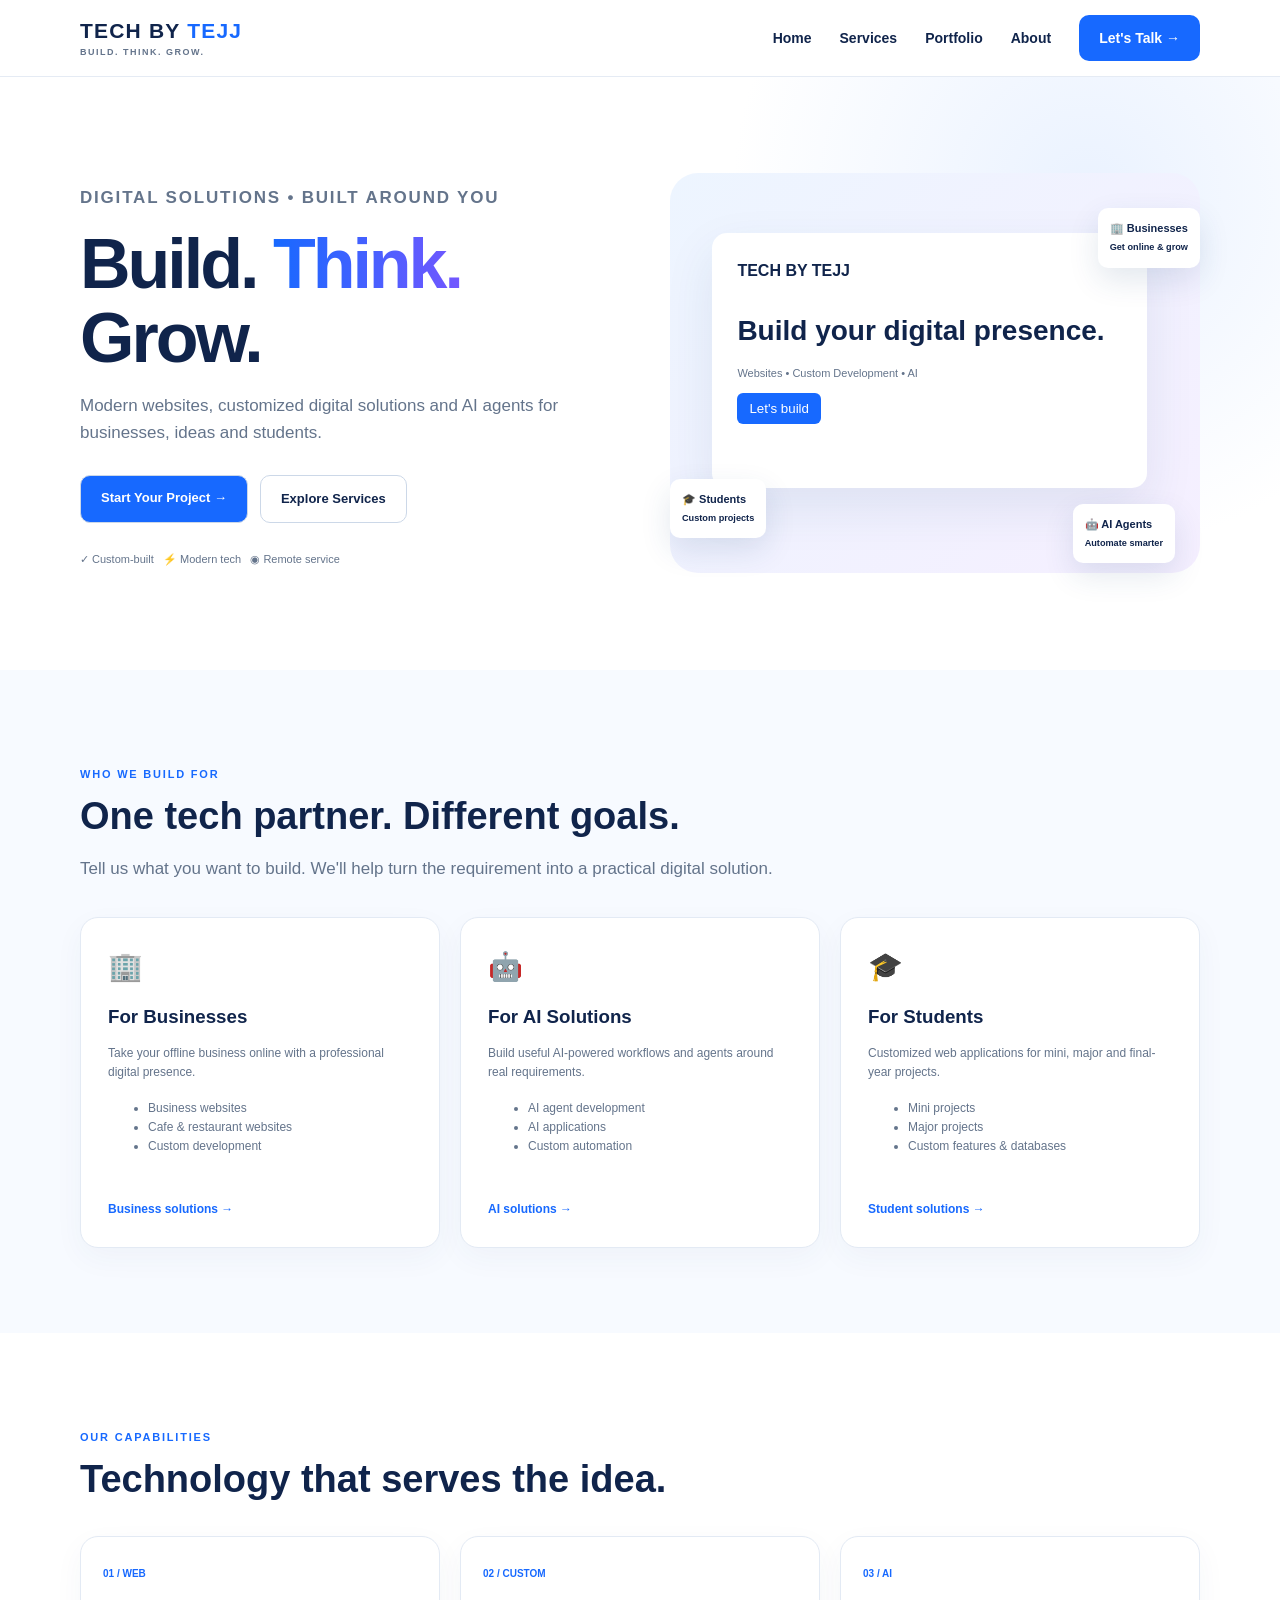
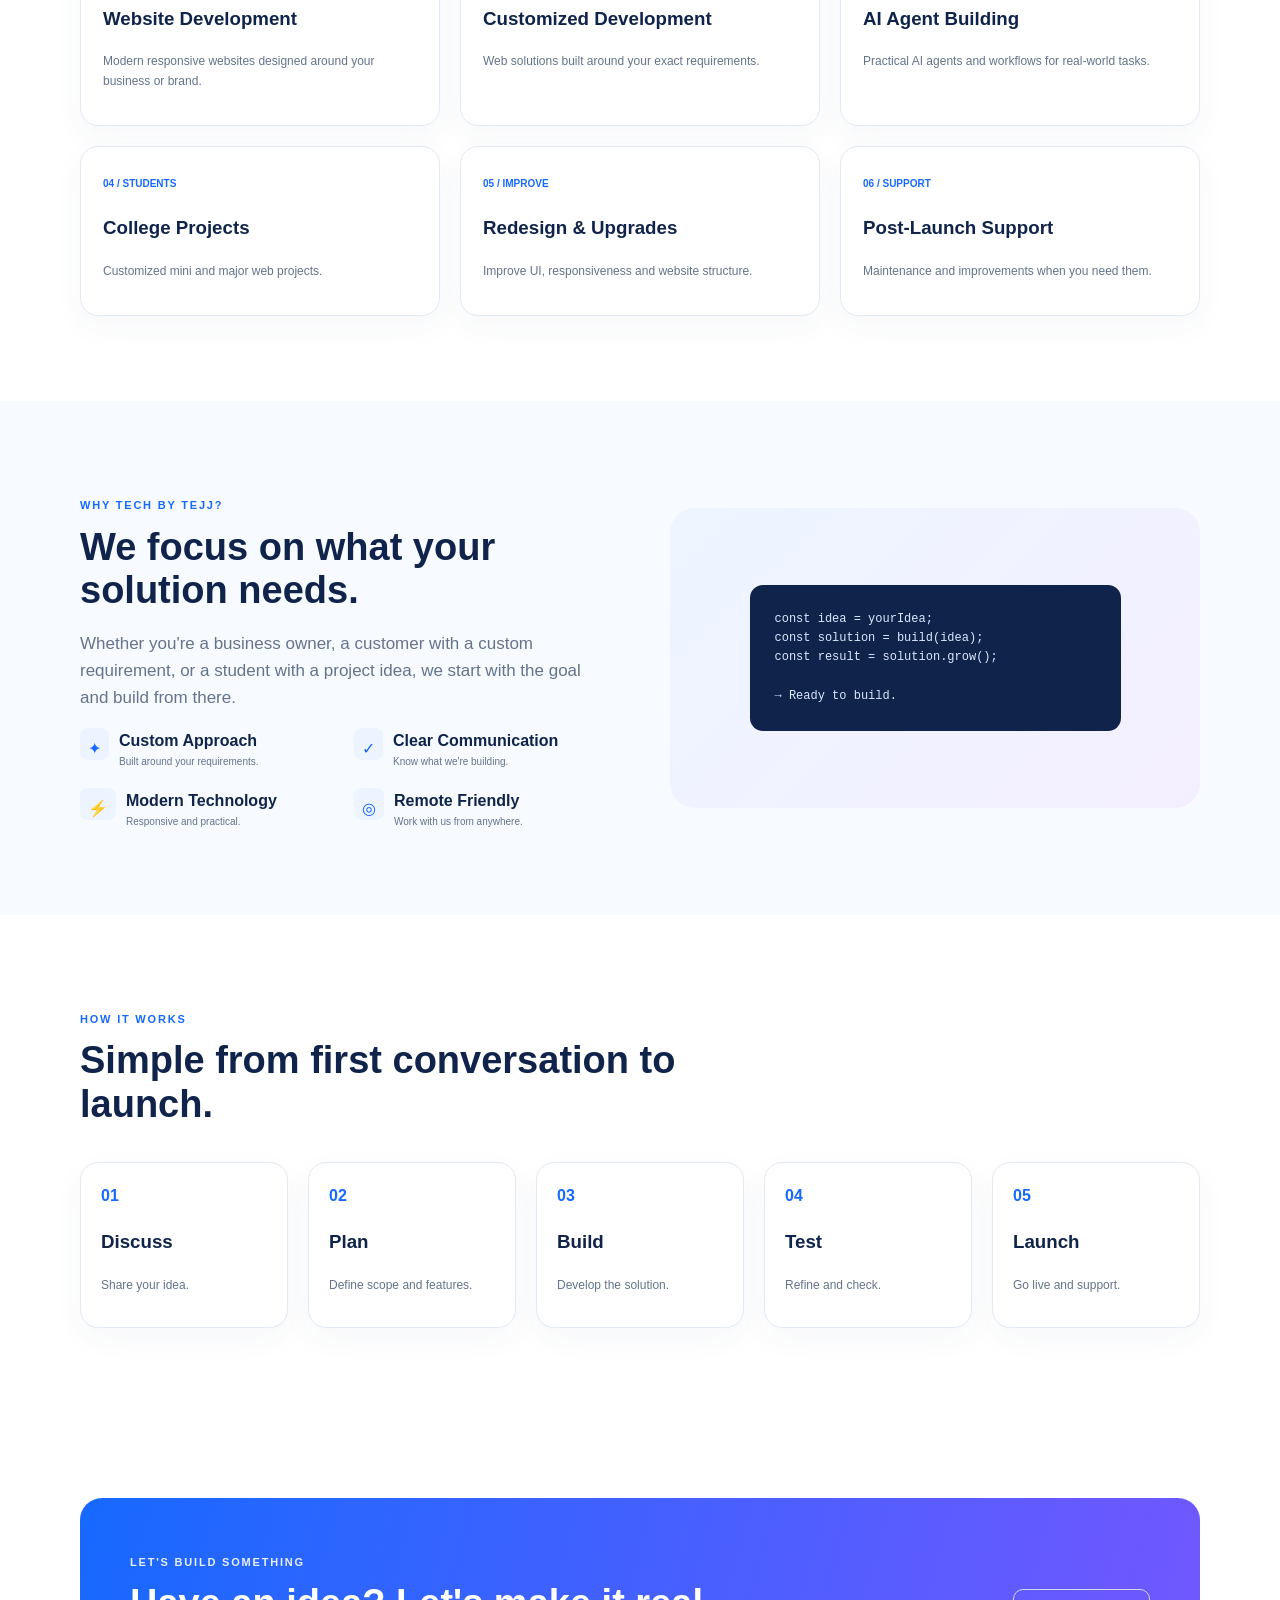
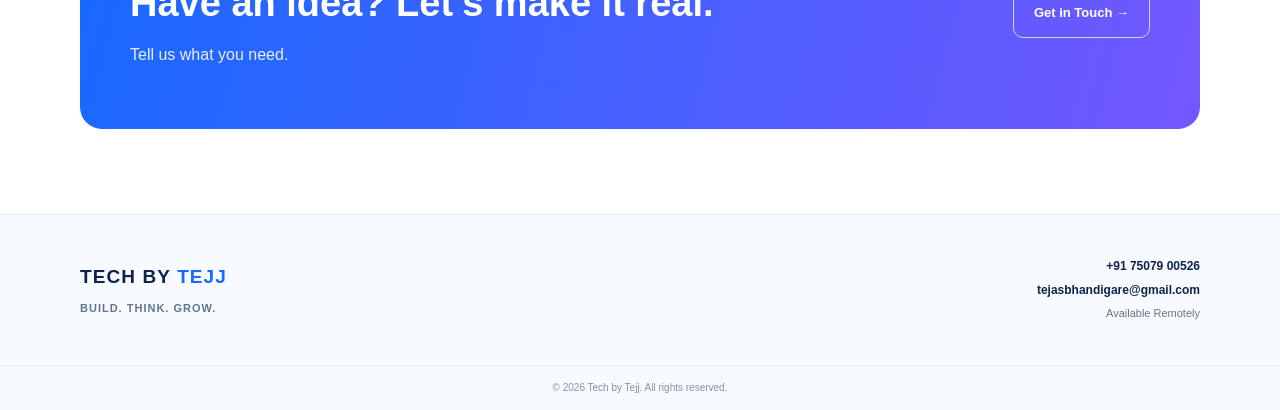
<file: tech-by-tejj/index.html>
<!doctype html>
<html>

<head>
    <meta charset="utf-8">
    <meta name="viewport" content="width=device-width,initial-scale=1">
    <meta name="description" content="Tech by Tejj — Build. Think. Grow.">
    <title>Home — Tech by Tejj</title>
    <link rel="stylesheet" href="css/style.css">
</head>

<body>
    <header class="nav-wrap">
        <nav class="nav container">
            <a class="brand" href="index.html">
    <span class="brand-name">
        TECH BY <span>TEJJ</span>
    </span>
    <small>Build. Think. Grow.</small>
</a><button class="menu">☰</button>
            <div class="nav-links"><a href="index.html">Home</a><a href="services.html">Services</a><a
                    href="portfolio.html">Portfolio</a><a href="about.html">About</a><a class="nav-cta"
                    href="contact.html">Let's Talk →</a></div>
        </nav>
    </header>
    <main>
        <section class="hero">
            <div class="container hero-grid">
                <div>
                    <p class="eyebrow">DIGITAL SOLUTIONS • BUILT AROUND YOU</p>
                    <h1>Build. <span class="gradient">Think.</span> Grow.</h1>
                    <p>Modern websites, customized digital solutions and AI agents for businesses, ideas and students.
                    </p>
                    <div class="actions"><a class="btn primary" href="contact.html">Start Your Project →</a><a
                            class="btn secondary" href="services.html">Explore Services</a></div>
                    <p style="font-size:11px">✓ Custom-built &nbsp; ⚡ Modern tech &nbsp; ◉ Remote service</p>
                </div>
                <div class="visual">
                    <div class="browser"><b>TECH BY TEJJ</b>
                        <h3>Build your digital presence.</h3>
                        <p>Websites • Custom Development • AI</p><button>Let's build</button>
                    </div>
                    <div class="float f1">🏢 Businesses<br><small>Get online & grow</small></div>
                    <div class="float f2">🎓 Students<br><small>Custom projects</small></div>
                    <div class="float f3">🤖 AI Agents<br><small>Automate smarter</small></div>
                </div>
            </div>
        </section>
        <section class="section soft">
            <div class="container">
                <div class="head">
                    <p class="eyebrow">WHO WE BUILD FOR</p>
                    <h2>One tech partner. Different goals.</h2>
                    <p class="muted">Tell us what you want to build. We'll help turn the requirement into a practical
                        digital solution.</p>
                </div>
                <div class="paths">
                    <article class="path">
                        <div class="path-icon">🏢</div>
                        <h3>For Businesses</h3>
                        <p>Take your offline business online with a professional digital presence.</p>
                        <ul>
                            <li>Business websites</li>
                            <li>Cafe & restaurant websites</li>
                            <li>Custom development</li>
                        </ul><a href="services.html#business">Business solutions →</a>
                    </article>
                    <article class="path">
                        <div class="path-icon">🤖</div>
                        <h3>For AI Solutions</h3>
                        <p>Build useful AI-powered workflows and agents around real requirements.</p>
                        <ul>
                            <li>AI agent development</li>
                            <li>AI applications</li>
                            <li>Custom automation</li>
                        </ul><a href="services.html#ai">AI solutions →</a>
                    </article>
                    <article class="path">
                        <div class="path-icon">🎓</div>
                        <h3>For Students</h3>
                        <p>Customized web applications for mini, major and final-year projects.</p>
                        <ul>
                            <li>Mini projects</li>
                            <li>Major projects</li>
                            <li>Custom features & databases</li>
                        </ul><a href="services.html#students">Student solutions →</a>
                    </article>
                </div>
            </div>
        </section>
        <section class="section">
            <div class="container">
                <div class="head">
                    <p class="eyebrow">OUR CAPABILITIES</p>
                    <h2>Technology that serves the idea.</h2>
                </div>
                <div class="service-grid">
                    <article class="service"><span>01 / WEB</span>
                        <h3>Website Development</h3>
                        <p>Modern responsive websites designed around your business or brand.</p>
                    </article>
                    <article class="service"><span>02 / CUSTOM</span>
                        <h3>Customized Development</h3>
                        <p>Web solutions built around your exact requirements.</p>
                    </article>
                    <article class="service"><span>03 / AI</span>
                        <h3>AI Agent Building</h3>
                        <p>Practical AI agents and workflows for real-world tasks.</p>
                    </article>
                    <article class="service"><span>04 / STUDENTS</span>
                        <h3>College Projects</h3>
                        <p>Customized mini and major web projects.</p>
                    </article>
                    <article class="service"><span>05 / IMPROVE</span>
                        <h3>Redesign & Upgrades</h3>
                        <p>Improve UI, responsiveness and website structure.</p>
                    </article>
                    <article class="service"><span>06 / SUPPORT</span>
                        <h3>Post-Launch Support</h3>
                        <p>Maintenance and improvements when you need them.</p>
                    </article>
                </div>
            </div>
        </section>
        <section class="section soft">
            <div class="container split">
                <div>
                    <p class="eyebrow">WHY TECH BY TEJJ?</p>
                    <h2>We focus on what your solution needs.</h2>
                    <p class="muted">Whether you're a business owner, a customer with a custom requirement, or a student
                        with a project idea, we start with the goal and build from there.</p>
                    <div class="benefits">
                        <div class="benefit"><span>✦</span>
                            <div><b>Custom Approach</b><small>Built around your requirements.</small></div>
                        </div>
                        <div class="benefit"><span>✓</span>
                            <div><b>Clear Communication</b><small>Know what we're building.</small></div>
                        </div>
                        <div class="benefit"><span>⚡</span>
                            <div><b>Modern Technology</b><small>Responsive and practical.</small></div>
                        </div>
                        <div class="benefit"><span>◎</span>
                            <div><b>Remote Friendly</b><small>Work with us from anywhere.</small></div>
                        </div>
                    </div>
                </div>
                <div class="code-art">
                    <div class="code">const idea = yourIdea;<br>const solution = build(idea);<br>const result =
                        solution.grow();<br><br>→ Ready to build.</div>
                </div>
            </div>
        </section>
        <section class="section">
            <div class="container">
                <div class="head">
                    <p class="eyebrow">HOW IT WORKS</p>
                    <h2>Simple from first conversation to launch.</h2>
                </div>
                <div class="process">
                    <div class="step"><span>01</span>
                        <h3>Discuss</h3>
                        <p>Share your idea.</p>
                    </div>
                    <div class="step"><span>02</span>
                        <h3>Plan</h3>
                        <p>Define scope and features.</p>
                    </div>
                    <div class="step"><span>03</span>
                        <h3>Build</h3>
                        <p>Develop the solution.</p>
                    </div>
                    <div class="step"><span>04</span>
                        <h3>Test</h3>
                        <p>Refine and check.</p>
                    </div>
                    <div class="step"><span>05</span>
                        <h3>Launch</h3>
                        <p>Go live and support.</p>
                    </div>
                </div>
            </div>
        </section>
        <section class="section">
            <div class="container cta">
                <div>
                    <p class="eyebrow">LET'S BUILD SOMETHING</p>
                    <h2>Have an idea? Let's make it real.</h2>
                    <p>Tell us what you need.</p>
                </div><a class="btn white" href="contact.html">Get in Touch →</a>
            </div>
        </section>
    </main>


    <footer class="site-footer">
    <div class="container footer-content">

        <div class="footer-brand">
            <div class="footer-name">TECH BY <span>TEJJ</span></div>
            <p>Build. Think. Grow.</p>
        </div>

        <div class="footer-contact">
            <a href="tel:+917507900526">+91 75079 00526</a>
            <a href="mailto:tejasbhandigare@gmail.com">
                tejasbhandigare@gmail.com
            </a>
            <span>Available Remotely</span>
        </div>

    </div>

    <div class="footer-bottom">
        <div class="container">
            <p>© 2026 Tech by Tejj. All rights reserved.</p>
        </div>
    </div>
</footer>



    <script src="js/main.js"></script>
</body>

</html>
</file>
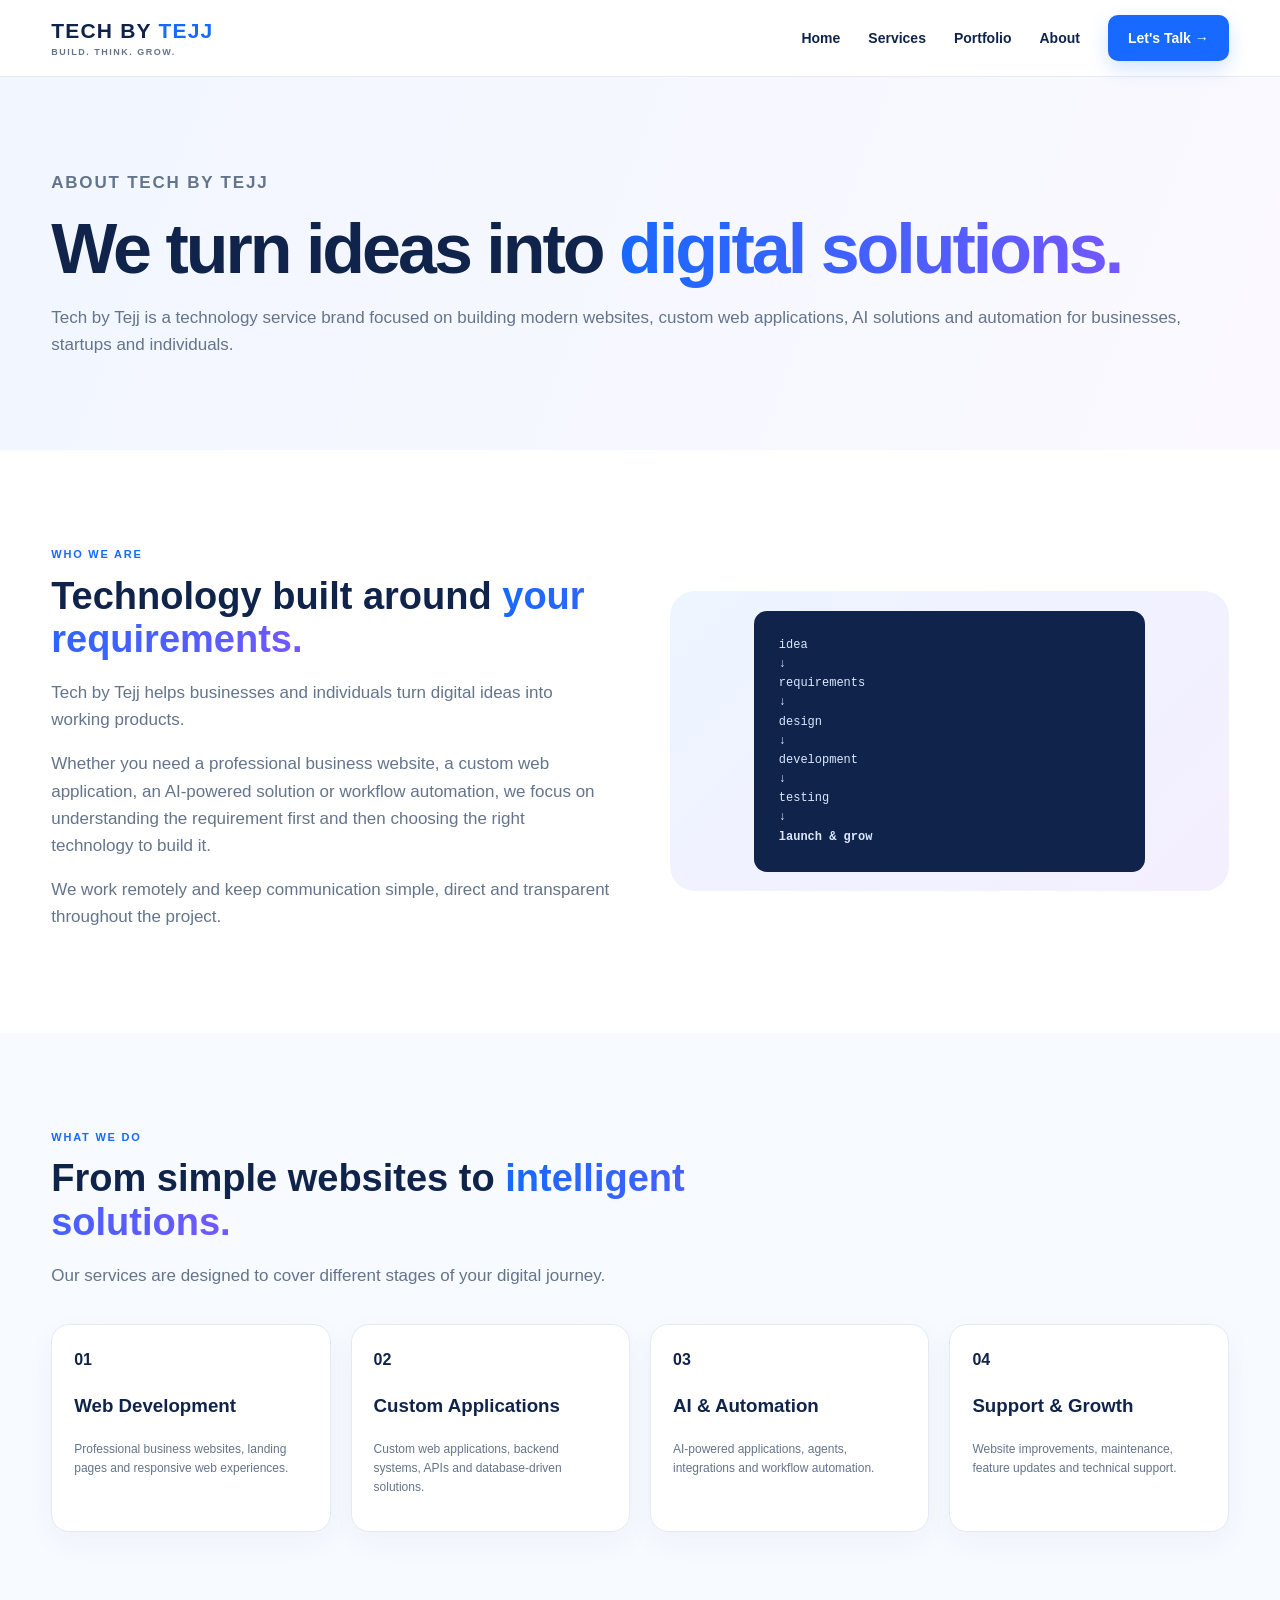
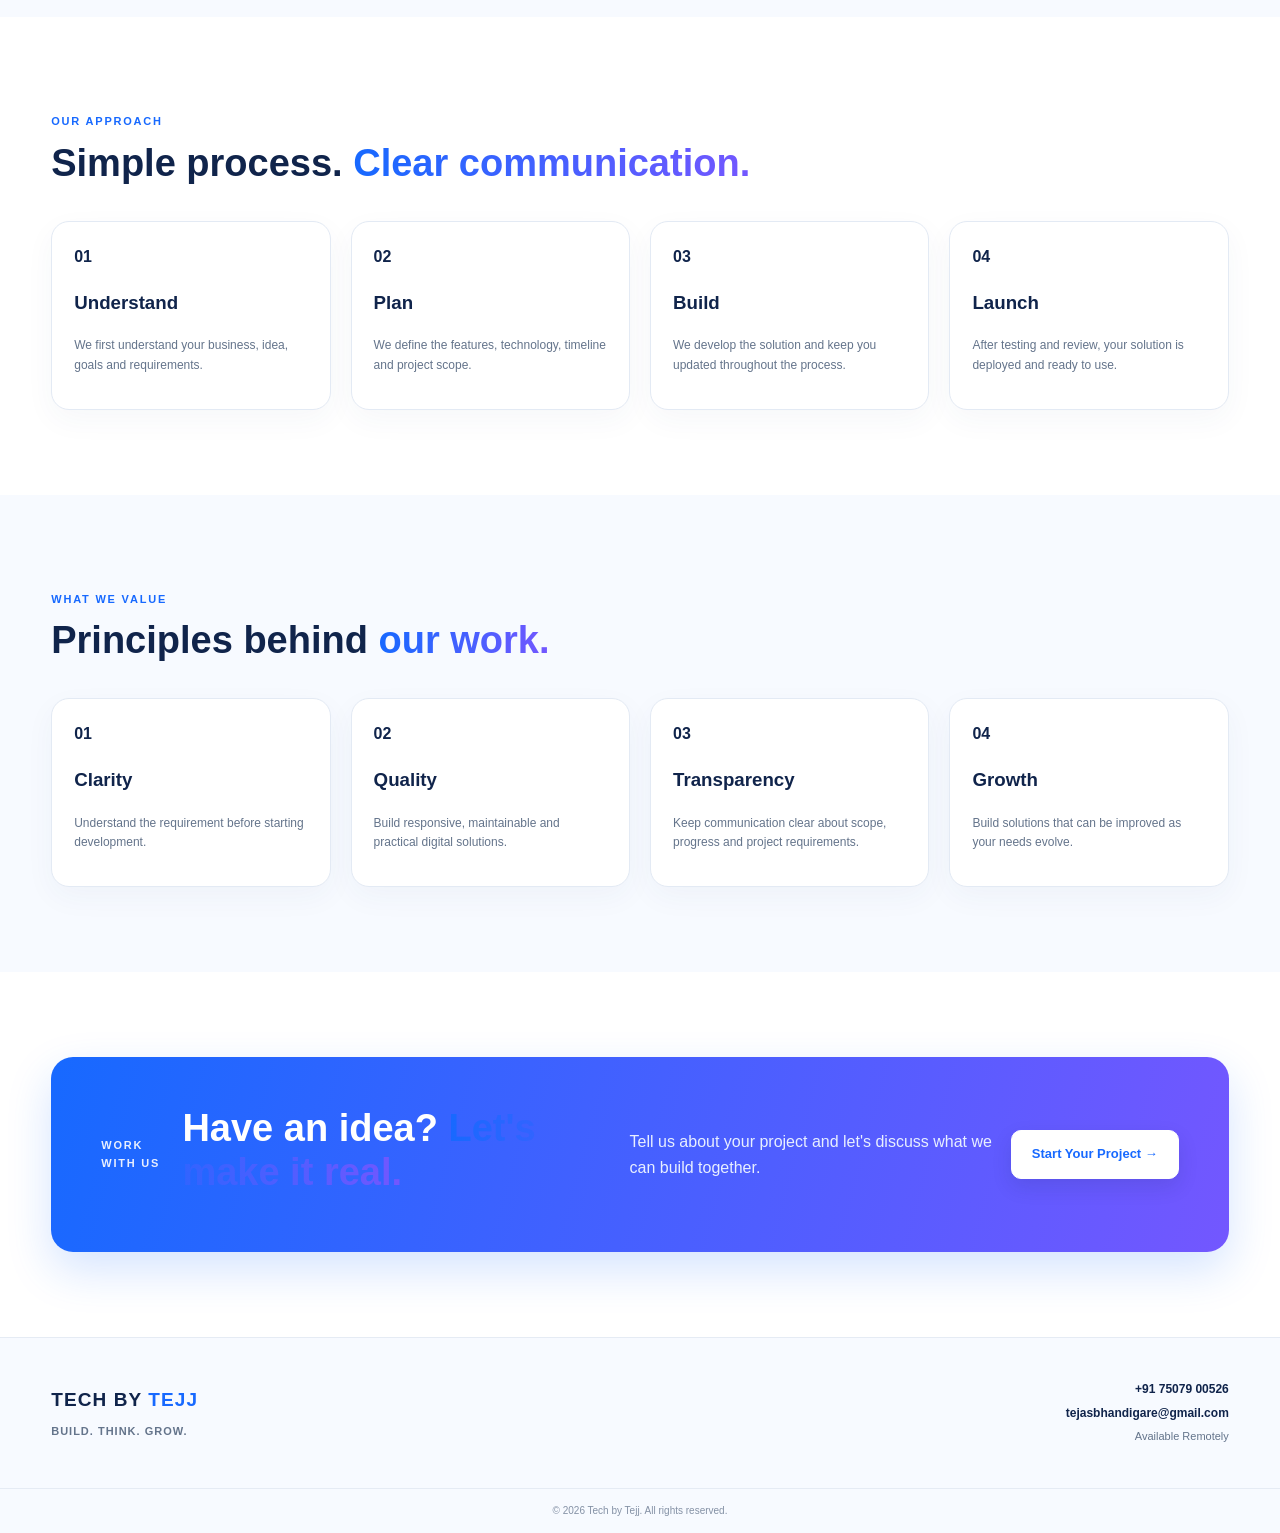
<file: about.html>
<!doctype html>
<html lang="en">

<head>
    <meta charset="utf-8">
    <meta name="viewport" content="width=device-width,initial-scale=1">

    <meta name="description"
        content="Learn about Tech by Tejj — a technology service brand building websites, custom web applications, AI solutions and automation for businesses and individuals.">

    <title>Tech by Tejj</title>

    <link rel="stylesheet" href="css/style.css">
</head>

<body>

    <!-- NAVBAR -->
    <header class="nav-wrap">

        <nav class="nav container">

            <a class="brand" href="index.html">

                <span class="brand-name">
                    TECH BY <span>TEJJ</span>
                </span>

                <small>Build. Think. Grow.</small>

            </a>

            <button class="menu">☰</button>

            <div class="nav-links">

                <a href="index.html">Home</a>

                <a href="services.html">Services</a>

                <a href="portfolio.html">Portfolio</a>

                <a href="about.html">About</a>

                <a class="nav-cta" href="contact.html">
                    Let's Talk →
                </a>

            </div>

        </nav>

    </header>


    <main>

        <!-- HERO -->
        <section class="page-hero">

            <div class="container">

                <p class="eyebrow">ABOUT TECH BY TEJJ</p>

                <h1>
                    We turn ideas into
                    <span class="gradient">digital solutions.</span>
                </h1>

                <p>
                    Tech by Tejj is a technology service brand focused on
                    building modern websites, custom web applications,
                    AI solutions and automation for businesses,
                    startups and individuals.
                </p>

            </div>

        </section>


        <!-- WHO WE ARE -->
        <section class="section">

            <div class="container split">

                <div>

                    <p class="eyebrow">WHO WE ARE</p>

                    <h2>
                        Technology built around
                        <span class="gradient">your requirements.</span>
                    </h2>

                    <p class="muted">
                        Tech by Tejj helps businesses and individuals
                        turn digital ideas into working products.
                    </p>

                    <p class="muted">
                        Whether you need a professional business website,
                        a custom web application, an AI-powered solution
                        or workflow automation, we focus on understanding
                        the requirement first and then choosing the right
                        technology to build it.
                    </p>

                    <p class="muted">
                        We work remotely and keep communication simple,
                        direct and transparent throughout the project.
                    </p>

                </div>


                <div class="code-art">

                    <div class="code">

                        idea<br>
                        ↓<br>
                        requirements<br>
                        ↓<br>
                        design<br>
                        ↓<br>
                        development<br>
                        ↓<br>
                        testing<br>
                        ↓<br>
                        <strong>launch & grow</strong>

                    </div>

                </div>

            </div>

        </section>


        <!-- WHAT WE DO -->
        <section class="section soft">

            <div class="container">

                <div class="head">

                    <div>

                        <p class="eyebrow">WHAT WE DO</p>

                        <h2>
                            From simple websites to
                            <span class="gradient">intelligent solutions.</span>
                        </h2>

                    </div>

                    <p class="muted">
                        Our services are designed to cover different
                        stages of your digital journey.
                    </p>

                </div>


                <div class="values">

                    <div class="value">

                        <b>01</b>

                        <h3>Web Development</h3>

                        <p>
                            Professional business websites,
                            landing pages and responsive web experiences.
                        </p>

                    </div>


                    <div class="value">

                        <b>02</b>

                        <h3>Custom Applications</h3>

                        <p>
                            Custom web applications, backend systems,
                            APIs and database-driven solutions.
                        </p>

                    </div>


                    <div class="value">

                        <b>03</b>

                        <h3>AI & Automation</h3>

                        <p>
                            AI-powered applications, agents,
                            integrations and workflow automation.
                        </p>

                    </div>


                    <div class="value">

                        <b>04</b>

                        <h3>Support & Growth</h3>

                        <p>
                            Website improvements, maintenance,
                            feature updates and technical support.
                        </p>

                    </div>

                </div>

            </div>

        </section>


        <!-- OUR APPROACH -->
        <section class="section">

            <div class="container">

                <div class="head">

                    <div>

                        <p class="eyebrow">OUR APPROACH</p>

                        <h2>
                            Simple process.
                            <span class="gradient">Clear communication.</span>
                        </h2>

                    </div>

                </div>


                <div class="values">

                    <div class="value">

                        <b>01</b>

                        <h3>Understand</h3>

                        <p>
                            We first understand your business,
                            idea, goals and requirements.
                        </p>

                    </div>


                    <div class="value">

                        <b>02</b>

                        <h3>Plan</h3>

                        <p>
                            We define the features, technology,
                            timeline and project scope.
                        </p>

                    </div>


                    <div class="value">

                        <b>03</b>

                        <h3>Build</h3>

                        <p>
                            We develop the solution and keep you
                            updated throughout the process.
                        </p>

                    </div>


                    <div class="value">

                        <b>04</b>

                        <h3>Launch</h3>

                        <p>
                            After testing and review, your solution
                            is deployed and ready to use.
                        </p>

                    </div>

                </div>

            </div>

        </section>


        <!-- VALUES -->
        <section class="section soft">

            <div class="container">

                <div class="head">

                    <p class="eyebrow">WHAT WE VALUE</p>

                    <h2>
                        Principles behind
                        <span class="gradient">our work.</span>
                    </h2>

                </div>


                <div class="values">

                    <div class="value">

                        <b>01</b>

                        <h3>Clarity</h3>

                        <p>
                            Understand the requirement before
                            starting development.
                        </p>

                    </div>


                    <div class="value">

                        <b>02</b>

                        <h3>Quality</h3>

                        <p>
                            Build responsive, maintainable and
                            practical digital solutions.
                        </p>

                    </div>


                    <div class="value">

                        <b>03</b>

                        <h3>Transparency</h3>

                        <p>
                            Keep communication clear about scope,
                            progress and project requirements.
                        </p>

                    </div>


                    <div class="value">

                        <b>04</b>

                        <h3>Growth</h3>

                        <p>
                            Build solutions that can be improved
                            as your needs evolve.
                        </p>

                    </div>

                </div>

            </div>

        </section>


        <!-- CTA -->
        <section class="section">

            <div class="container">

                <div class="cta">

                    <p class="eyebrow">WORK WITH US</p>

                    <h2>
                        Have an idea?
                        <span class="gradient">Let's make it real.</span>
                    </h2>

                    <p>
                        Tell us about your project and let's discuss
                        what we can build together.
                    </p>

                    <a class="btn white" href="contact.html">
                        Start Your Project →
                    </a>

                </div>

            </div>

        </section>

    </main>


    <!-- FOOTER -->
    <footer class="site-footer">

        <div class="container footer-content">

            <div class="footer-brand">

                <div class="footer-name">
                    TECH BY <span>TEJJ</span>
                </div>

                <p>Build. Think. Grow.</p>

            </div>


            <div class="footer-contact">

                <a href="tel:+917507900526">
                    +91 75079 00526
                </a>

                <a href="mailto:tejasbhandigare@gmail.com">
                    tejasbhandigare@gmail.com
                </a>

                <span>
                    Available Remotely
                </span>

            </div>

        </div>


        <div class="footer-bottom">

            <div class="container">

                <p>
                    © 2026 Tech by Tejj. All rights reserved.
                </p>

            </div>

        </div>

    </footer>


    <script src="js/main.js"></script>

</body>

</html>






















<!-- <!doctype html>
<html>

<head>
    <meta charset="utf-8">
    <meta name="viewport" content="width=device-width,initial-scale=1">
    <meta name="description" content="Tech by Tejj — Build. Think. Grow.">
    <title>About — Tech by Tejj</title>
    <link rel="stylesheet" href="css/style.css">
</head>

<body>
    <header class="nav-wrap">
        <nav class="nav container"><a class="brand" href="index.html">
    <span class="brand-name">
        TECH BY <span>TEJJ</span>
    </span>
    <small>Build. Think. Grow.</small>
</a><button class="menu">☰</button>
            <div class="nav-links"><a href="index.html">Home</a><a href="services.html">Services</a><a
                    href="portfolio.html">Portfolio</a><a href="about.html">About</a><a class="nav-cta"
                    href="contact.html">Let's Talk →</a></div>
        </nav>
    </header>
    <main>
        <section class="page-hero">
            <div class="container">
                <p class="eyebrow">ABOUT TECH BY TEJJ</p>
                <h1>Technology should make ideas <span class="gradient">possible.</span></h1>
                <p>A remote-first technology service brand focused on websites, customized development and AI solutions
                    for businesses and students.</p>
            </div>
        </section>
        <section class="section">
            <div class="container split">
                <div>
                    <p class="eyebrow">OUR APPROACH</p>
                    <h2>Start with the problem. Build the right solution.</h2>
                    <p class="muted">We believe good development begins by understanding what someone actually needs.
                        The technology follows the requirement — not the other way around.</p>
                </div>
                <div class="code-art">
                    <div class="code">
                        understand(idea);<br>design(solution);<br>develop(solution);<br>test(solution);<br><br>→ launch
                        & grow</div>
                </div>
            </div>
        </section>
        <section class="section soft">
            <div class="container">
                <div class="head">
                    <p class="eyebrow">WHAT WE VALUE</p>
                    <h2>Simple principles behind our work.</h2>
                </div>
                <div class="values">
                    <div class="value"><b>01</b>
                        <h3>Clarity</h3>
                        <p>Understand before coding.</p>
                    </div>
                    <div class="value"><b>02</b>
                        <h3>Quality</h3>
                        <p>Build clean and responsive.</p>
                    </div>
                    <div class="value"><b>03</b>
                        <h3>Practicality</h3>
                        <p>Use technology that fits.</p>
                    </div>
                    <div class="value"><b>04</b>
                        <h3>Growth</h3>
                        <p>Create room to improve.</p>
                    </div>
                </div>
            </div>
        </section>
    </main>


   <footer class="site-footer">
    <div class="container footer-content">

        <div class="footer-brand">
            <div class="footer-name">TECH BY <span>TEJJ</span></div>
            <p>Build. Think. Grow.</p>
        </div>

        <div class="footer-contact">
            <a href="tel:+917507900526">+91 75079 00526</a>
            <a href="mailto:tejasbhandigare@gmail.com">
                tejasbhandigare@gmail.com
            </a>
            <span>Available Remotely</span>
        </div>

    </div>

    <div class="footer-bottom">
        <div class="container">
            <p>© 2026 Tech by Tejj. All rights reserved.</p>
        </div>
    </div>
</footer>

    <script src="js/main.js"></script>
</body>

</html> -->
</file>
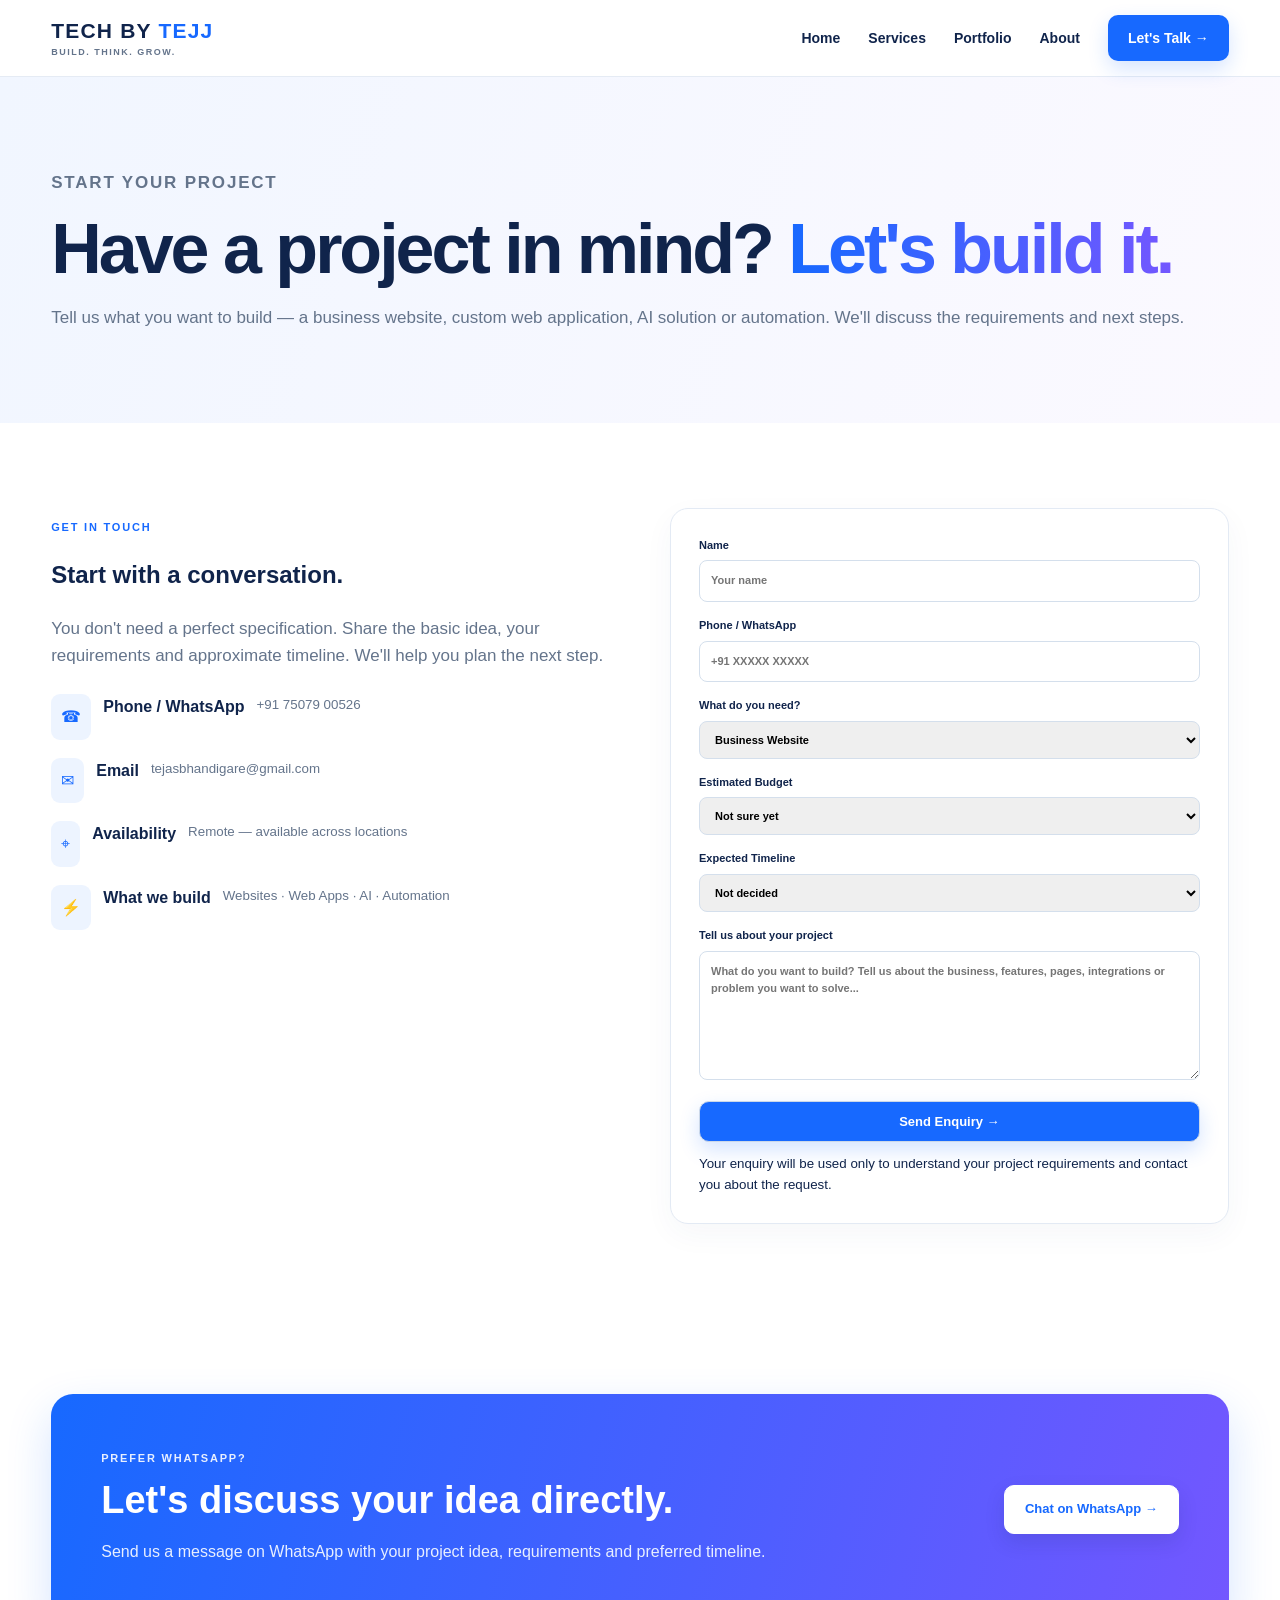
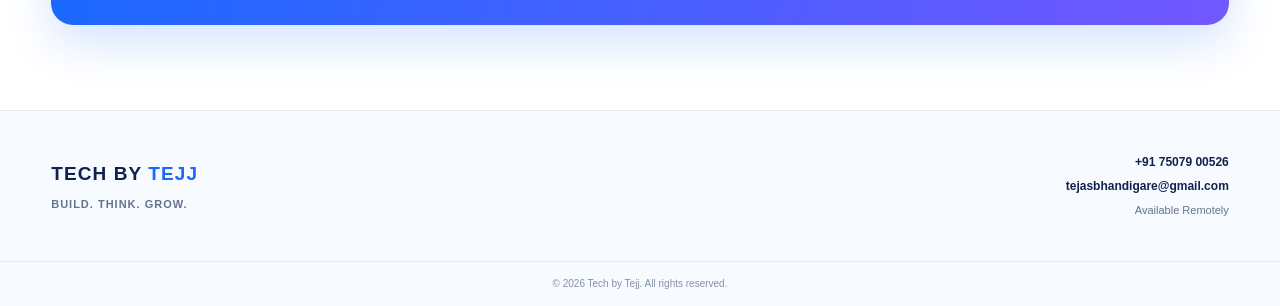
<file: contact.html>
<!doctype html>
<html>

<head>
    <meta charset="utf-8">
    <meta name="viewport" content="width=device-width,initial-scale=1">
    <meta name="description"
        content="Contact Tech by Tejj for websites, custom web applications, AI solutions, automation and digital development services.">
    <title>Tech by Tejj</title>
    <link rel="stylesheet" href="css/style.css">
</head>

<body>

    <!-- NAVIGATION -->
    <header class="nav-wrap">
        <nav class="nav container">

            <a class="brand" href="index.html">
                <span class="brand-name">
                    TECH BY <span>TEJJ</span>
                </span>
                <small>Build. Think. Grow.</small>
            </a>

            <button class="menu">☰</button>

            <div class="nav-links">
                <a href="index.html">Home</a>
                <a href="services.html">Services</a>
                <a href="portfolio.html">Portfolio</a>
                <a href="about.html">About</a>
                <a class="nav-cta" href="contact.html">Let's Talk →</a>
            </div>

        </nav>
    </header>


    <main>

        <!-- PAGE HERO -->
        <section class="page-hero">

            <div class="container">

                <p class="eyebrow">
                    START YOUR PROJECT
                </p>

                <h1>
                    Have a project in mind?
                    <span class="gradient">Let's build it.</span>
                </h1>

                <p>
                    Tell us what you want to build — a business website,
                    custom web application, AI solution or automation.
                    We'll discuss the requirements and next steps.
                </p>

            </div>

        </section>


        <!-- CONTACT -->
        <section class="section">

            <div class="container contact-grid">

                <!-- CONTACT INFORMATION -->
                <div>

                    <p class="eyebrow">
                        GET IN TOUCH
                    </p>

                    <h2>
                        Start with a conversation.
                    </h2>

                    <p class="muted">
                        You don't need a perfect specification.
                        Share the basic idea, your requirements and
                        approximate timeline. We'll help you plan the next step.
                    </p>


                    <div class="contact-info">

                        <div>
                            <span>☎</span>

                            <div>
                                <b>Phone / WhatsApp</b>
                                <small>
                                    <a href="tel:+917507900526">
                                        +91 75079 00526
                                    </a>
                                </small>
                            </div>
                        </div>


                        <div>
                            <span>✉</span>

                            <div>
                                <b>Email</b>
                                <small>
                                    <a href="mailto:tejasbhandigare@gmail.com">
                                        tejasbhandigare@gmail.com
                                    </a>
                                </small>
                            </div>
                        </div>


                        <div>
                            <span>⌖</span>

                            <div>
                                <b>Availability</b>
                                <small>
                                    Remote — available across locations
                                </small>
                            </div>
                        </div>


                        <div>
                            <span>⚡</span>

                            <div>
                                <b>What we build</b>
                                <small>
                                    Websites · Web Apps · AI · Automation
                                </small>
                            </div>
                        </div>

                    </div>

                </div>


                <!-- ENQUIRY FORM -->
                <form class="form" onsubmit="handleSubmit(event)">

                    <label>
                        Name

                        <input
                            id="name"
                            name="name"
                            required
                            placeholder="Your name">
                    </label>


                    <label>
                        Phone / WhatsApp

                        <input
                            id="phone"
                            name="phone"
                            required
                            type="tel"
                            placeholder="+91 XXXXX XXXXX">
                    </label>


                    <label>
                        What do you need?

                        <select id="service" name="service">

                            <option value="Business Website">
                                Business Website
                            </option>

                            <option value="Custom Web Application">
                                Custom Web Application
                            </option>

                            <option value="AI / Automation">
                                AI / Automation
                            </option>

                            <option value="Website Redesign">
                                Website Redesign
                            </option>

                            <option value="Academic Project">
                                Academic Project
                            </option>

                            <option value="Other">
                                Other
                            </option>

                        </select>

                    </label>


                    <!-- BUDGET -->
                    <label>
                        Estimated Budget

                        <select id="budget" name="budget">

                            <option value="Not sure yet">
                                Not sure yet
                            </option>

                            <option value="Under ₹5,000">
                                Under ₹5,000
                            </option>

                            <option value="₹5,000 – ₹10,000">
                                ₹5,000 – ₹10,000
                            </option>

                            <option value="₹10,000 – ₹25,000">
                                ₹10,000 – ₹25,000
                            </option>

                            <option value="₹25,000 – ₹50,000">
                                ₹25,000 – ₹50,000
                            </option>

                            <option value="₹50,000+">
                                ₹50,000+
                            </option>

                        </select>

                    </label>


                    <!-- TIMELINE -->
                    <label>
                        Expected Timeline

                        <select id="timeline" name="timeline">

                            <option value="Not decided">
                                Not decided
                            </option>

                            <option value="Within 1 week">
                                Within 1 week
                            </option>

                            <option value="1–2 weeks">
                                1–2 weeks
                            </option>

                            <option value="2–4 weeks">
                                2–4 weeks
                            </option>

                            <option value="1+ month">
                                1+ month
                            </option>

                        </select>

                    </label>


                    <!-- PROJECT DETAILS -->
                    <label>
                        Tell us about your project

                        <textarea
                            id="message"
                            name="message"
                            rows="6"
                            required
                            placeholder="What do you want to build? Tell us about the business, features, pages, integrations or problem you want to solve..."></textarea>

                    </label>


                    <button
                        class="btn primary"
                        type="submit">

                        Send Enquiry →

                    </button>


                    <p class="form-msg"></p>


                    <small style="display:block;margin-top:10px;">
                        Your enquiry will be used only to understand your project
                        requirements and contact you about the request.
                    </small>

                </form>

            </div>

        </section>


        <!-- QUICK CONTACT CTA -->
        <section class="section">

            <div class="container cta">

                <div>

                    <p class="eyebrow">
                        PREFER WHATSAPP?
                    </p>

                    <h2>
                        Let's discuss your idea directly.
                    </h2>

                    <p>
                        Send us a message on WhatsApp with your project idea,
                        requirements and preferred timeline.
                    </p>

                </div>

                <a
                    class="btn white"
                    href="https://wa.me/917507900526?text=Hi%20Tech%20by%20Tejj,%20I%20want%20to%20discuss%20a%20project."
                    target="_blank"
                    rel="noopener noreferrer">

                    Chat on WhatsApp →

                </a>

            </div>

        </section>

    </main>


    <!-- FOOTER -->
    <footer class="site-footer">

        <div class="container footer-content">

            <div class="footer-brand">

                <div class="footer-name">
                    TECH BY <span>TEJJ</span>
                </div>

                <p>
                    Build. Think. Grow.
                </p>

            </div>


            <div class="footer-contact">

                <a href="tel:+917507900526">
                    +91 75079 00526
                </a>

                <a href="mailto:tejasbhandigare@gmail.com">
                    tejasbhandigare@gmail.com
                </a>

                <span>
                    Available Remotely
                </span>

            </div>

        </div>


        <div class="footer-bottom">

            <div class="container">

                <p>
                    © 2026 Tech by Tejj. All rights reserved.
                </p>

            </div>

        </div>

    </footer>


    <script src="js/main.js"></script>

</body>

</html>










<!-- <!doctype html>
<html>

<head>
    <meta charset="utf-8">
    <meta name="viewport" content="width=device-width,initial-scale=1">
    <meta name="description" content="Tech by Tejj — Build. Think. Grow.">
    <title>Contact — Tech by Tejj</title>
    <link rel="stylesheet" href="css/style.css">
</head>

<body>
    <header class="nav-wrap">
        <nav class="nav container">
            <a class="brand" href="index.html">
    <span class="brand-name">
        TECH BY <span>TEJJ</span>
    </span>
    <small>Build. Think. Grow.</small>
</a>
                    <button class="menu">☰</button>
            <div class="nav-links"><a href="index.html">Home</a><a href="services.html">Services</a><a
                    href="portfolio.html">Portfolio</a><a href="about.html">About</a><a class="nav-cta"
                    href="contact.html">Let's Talk →</a></div>
        </nav>
    </header>
    <main>
        <section class="page-hero">
            <div class="container">
                <p class="eyebrow">LET'S TALK</p>
                <h1>Have an idea? <span class="gradient">Let's build it.</span></h1>
                <p>Share your business, custom development, AI or college project requirement. We're available remotely.
                </p>
            </div>
        </section>
        <section class="section">
            <div class="container contact-grid">
                <div>
                    <h2>Start with a conversation.</h2>
                    <p class="muted">You don't need a perfect specification. Send the basic idea and we'll take it from
                        there.</p>
                    <div class="contact-info">
                        <div><span>☎</span>
                            <div><b>Phone / WhatsApp</b><small>7507900526</small></div>
                        </div>
                        <div><span>✉</span>
                            <div><b>Email</b><small>tejasbhandigare@gmail.com</small></div>
                        </div>
                        <div><span>⌖</span>
                            <div><b>Availability</b><small>Remote — available across locations</small></div>
                        </div>
                    </div>
                </div>
              <form class="form" onsubmit="handleSubmit(event)">

    <label>
        Name
        <input id="name" name="name" required placeholder="Your name">
    </label>

    <label>
        Phone / WhatsApp
        <input id="phone" name="phone" required type="tel"
            placeholder="Your contact number">
    </label>

    <label>
        What do you need?
        <select id="service" name="service">
            <option>Business Website</option>
            <option>Custom Web Development</option>
            <option>AI Agent / AI Solution</option>
            <option>College Mini Project</option>
            <option>College Major / Final-Year Project</option>
            <option>Website Redesign</option>
        </select>
    </label>

    <label>
        Tell us about your idea
        <textarea id="message" name="message" rows="5"
            placeholder="Briefly describe what you want to build..."></textarea>
    </label>

    <button class="btn primary" type="submit">
        Send Enquiry →
    </button>

    <p class="form-msg"></p>

</form>
            </div>
        </section>
    </main>


  <footer class="site-footer">
    <div class="container footer-content">

        <div class="footer-brand">
            <div class="footer-name">TECH BY <span>TEJJ</span></div>
            <p>Build. Think. Grow.</p>
        </div>

        <div class="footer-contact">
            <a href="tel:+917507900526">+91 75079 00526</a>
            <a href="mailto:tejasbhandigare@gmail.com">
                tejasbhandigare@gmail.com
            </a>
            <span>Available Remotely</span>
        </div>

    </div>

    <div class="footer-bottom">
        <div class="container">
            <p>© 2026 Tech by Tejj. All rights reserved.</p>
        </div>
    </div>
</footer>

    <script src="js/main.js"></script>
</body>

</html> -->
</file>
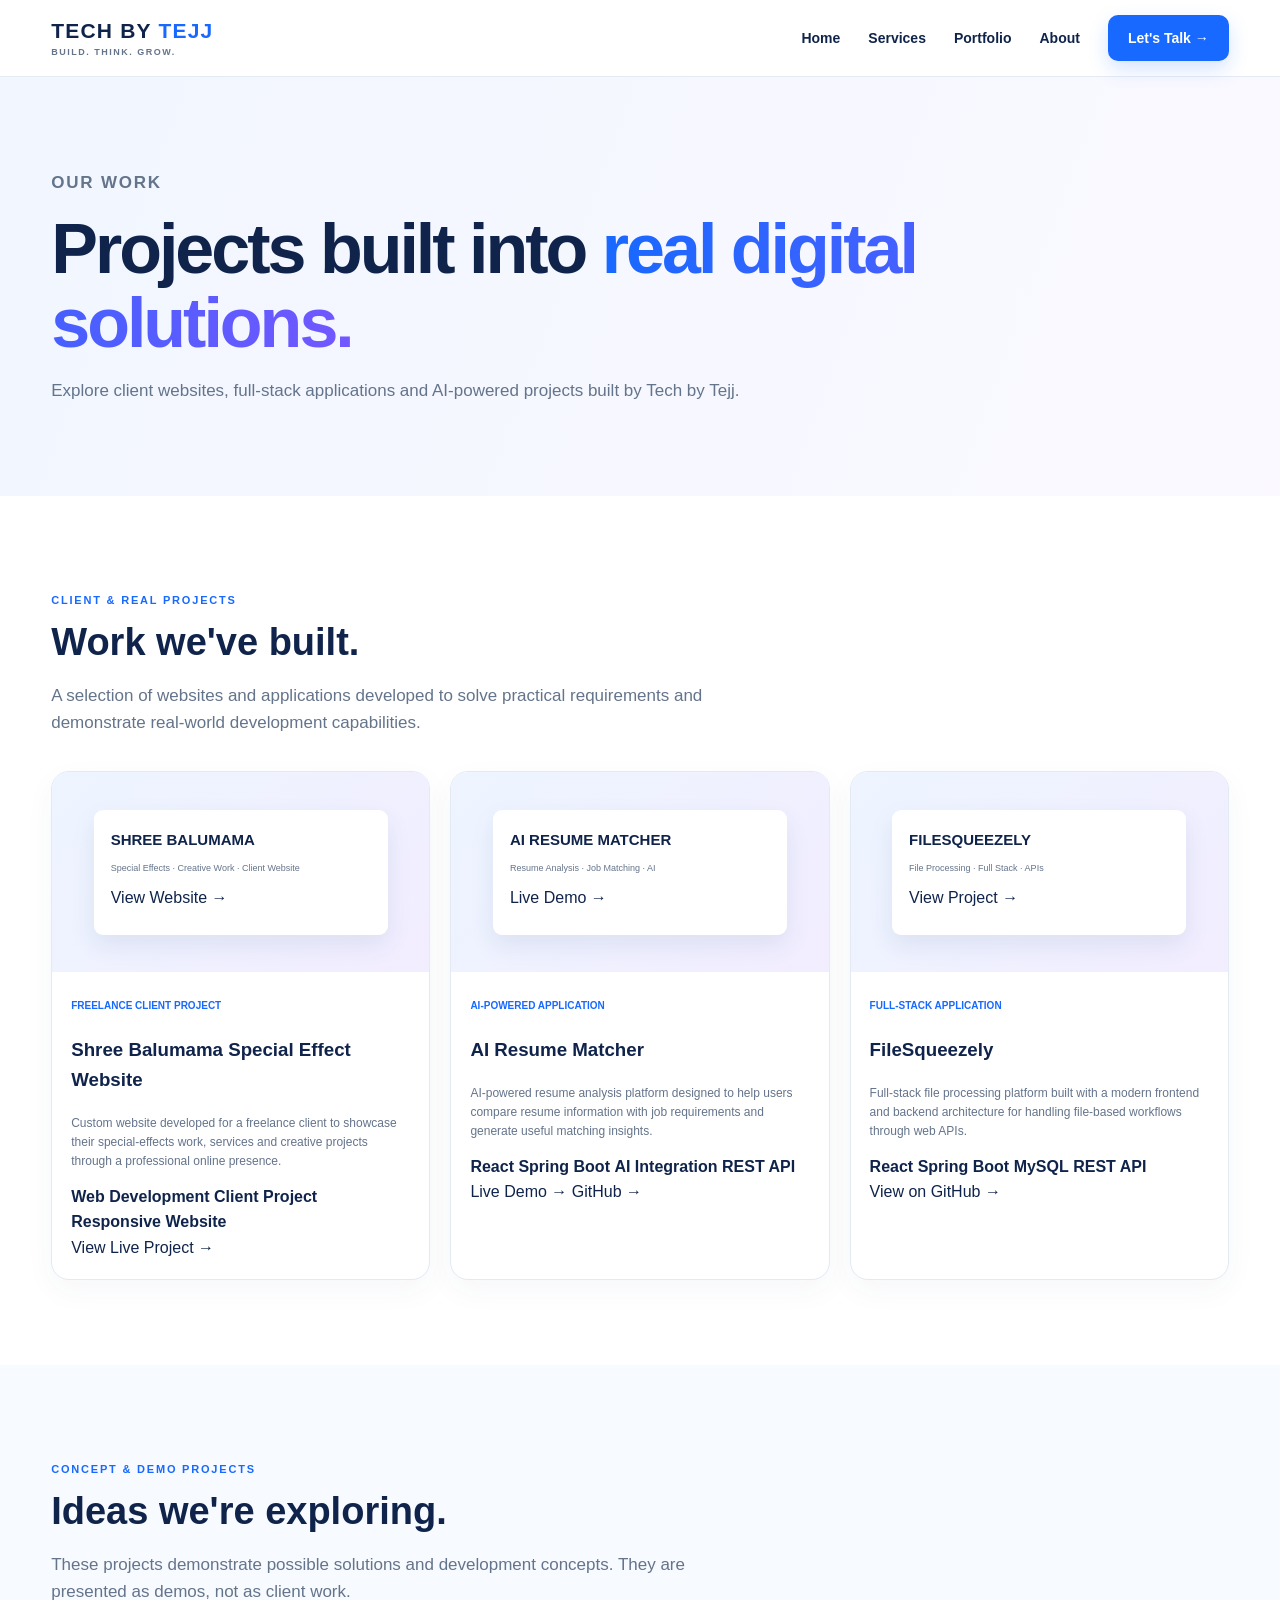
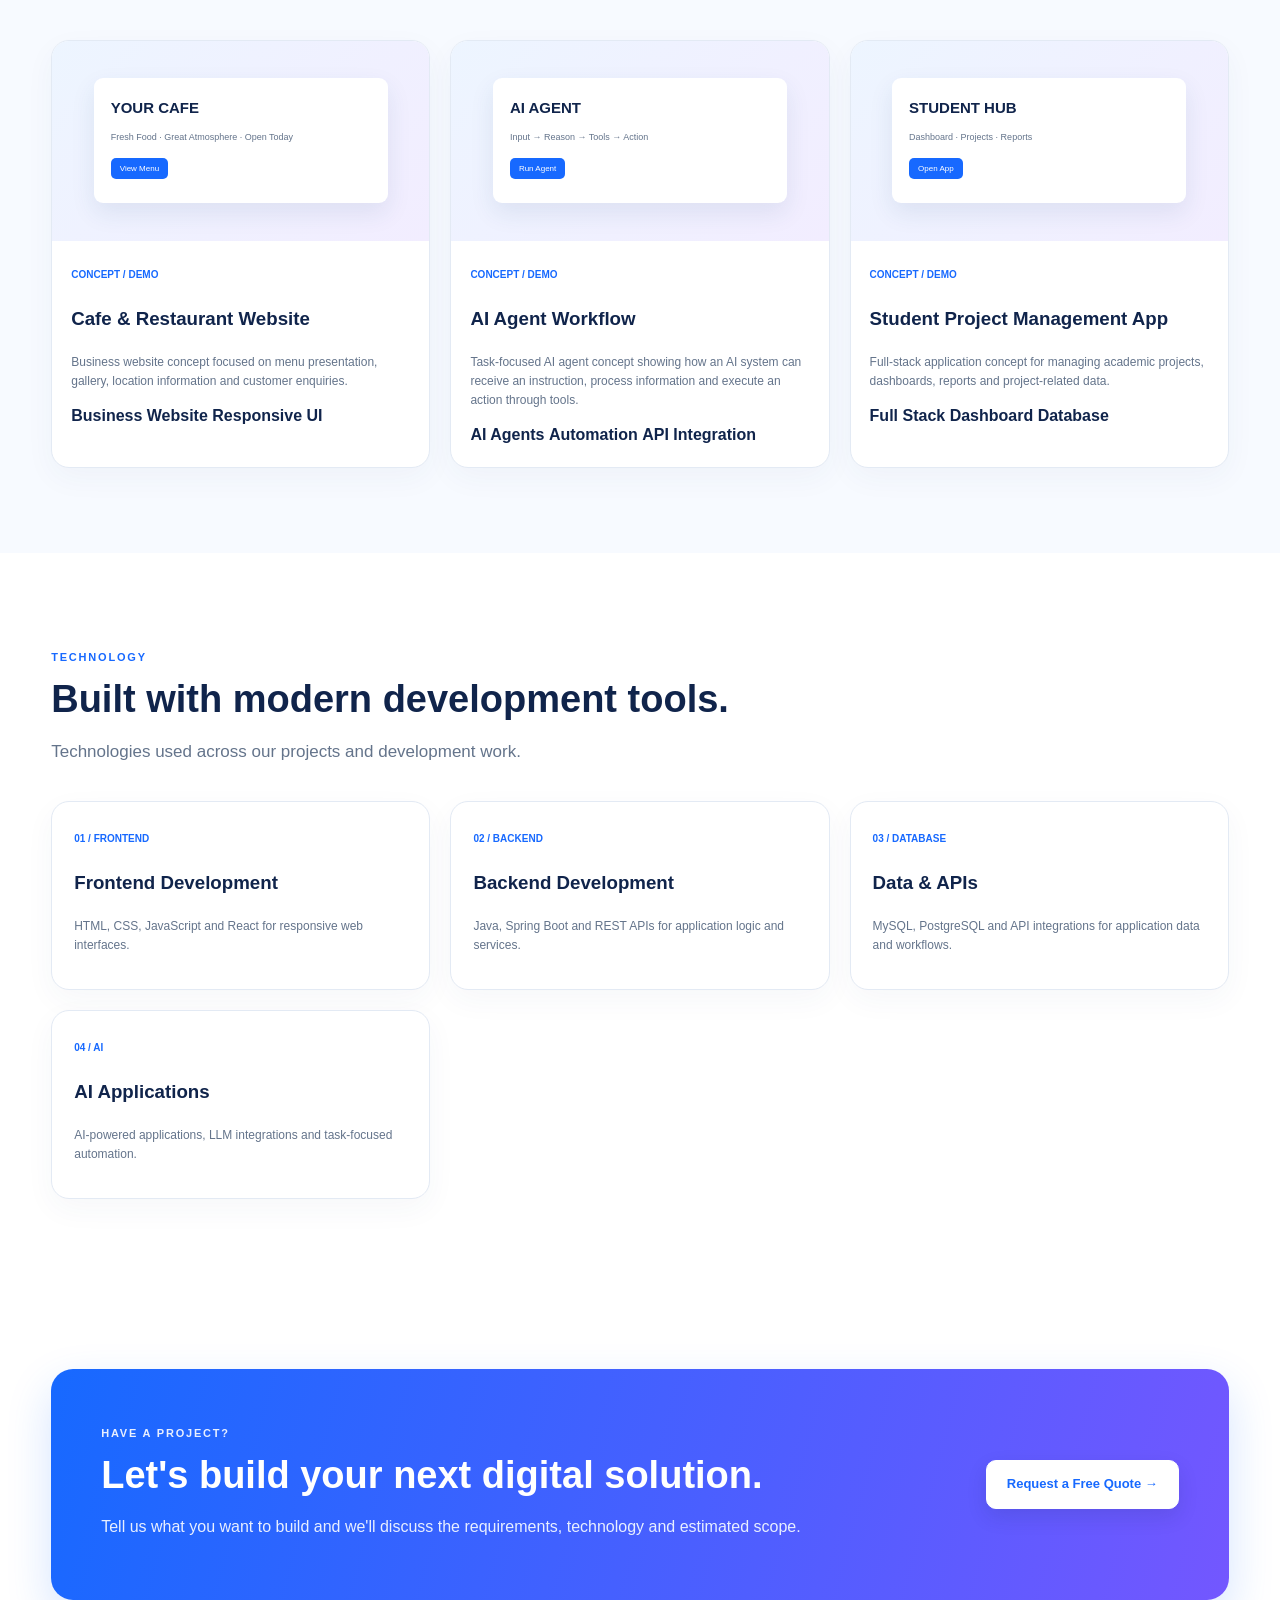
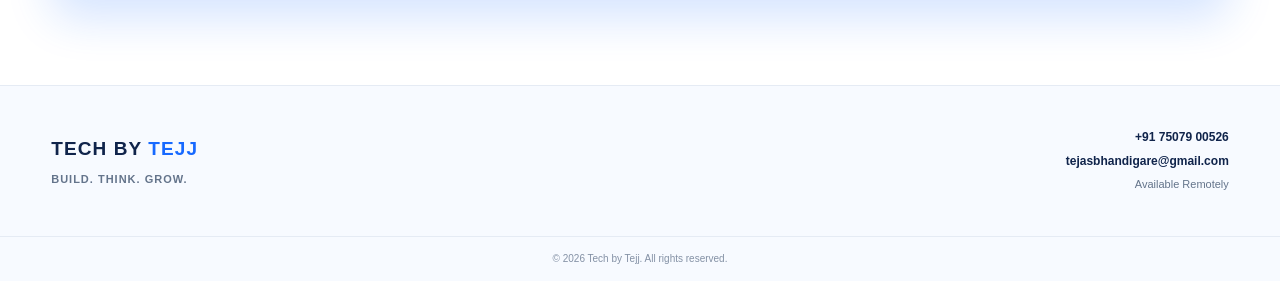
<file: portfolio.html>
<!doctype html>
<html>

<head>
    <meta charset="utf-8">
    <meta name="viewport" content="width=device-width,initial-scale=1">
    <meta name="description"
        content="Tech by Tejj portfolio — client websites, full-stack applications, AI solutions and automation projects.">
    <title>Tech by Tejj</title>
    <link rel="stylesheet" href="css/style.css">
</head>

<body>
    <header class="nav-wrap">
        <nav class="nav container">
            <a class="brand" href="index.html">
                <span class="brand-name">
                    TECH BY <span>TEJJ</span>
                </span>
                <small>Build. Think. Grow.</small>
            </a>

            <button class="menu">☰</button>

            <div class="nav-links">
                <a href="index.html">Home</a>
                <a href="services.html">Services</a>
                <a href="portfolio.html">Portfolio</a>
                <a href="about.html">About</a>
                <a class="nav-cta" href="contact.html">Let's Talk →</a>
            </div>
        </nav>
    </header>

    <main>

        <!-- PAGE HERO -->
        <section class="page-hero">
            <div class="container">
                <p class="eyebrow">OUR WORK</p>

                <h1>
                    Projects built into
                    <span class="gradient">real digital solutions.</span>
                </h1>

                <p>
                    Explore client websites, full-stack applications and
                    AI-powered projects built by Tech by Tejj.
                </p>
            </div>
        </section>


        <!-- REAL PROJECTS -->
        <section class="section">
            <div class="container">

                <div class="head">
                    <p class="eyebrow">CLIENT & REAL PROJECTS</p>

                    <h2>Work we've built.</h2>

                    <p class="muted">
                        A selection of websites and applications developed to solve
                        practical requirements and demonstrate real-world development
                        capabilities.
                    </p>
                </div>


                <div class="portfolio">

                    <!-- SHREE BALMAMA -->
                    <article class="project">

                        <div class="project-art">
                            <div class="mock">
                                <strong>SHREE BALUMAMA</strong>

                                <small>
                                    Special Effects · Creative Work · Client Website
                                </small>

                                <a href="https://tejas-bhandigare.github.io/Shree_Balmama_Special_Effect_Website/"
                                    target="_blank"
                                    rel="noopener noreferrer">
                                    View Website →
                                </a>
                            </div>
                        </div>


                        <div class="project-body">

                            <span>FREELANCE CLIENT PROJECT</span>

                            <h3>
                                Shree Balumama Special Effect Website
                            </h3>

                            <p>
                                Custom website developed for a freelance client to
                                showcase their special-effects work, services and
                                creative projects through a professional online presence.
                            </p>

                            <div class="project-tags">
                                <b>Web Development</b>
                                <b>Client Project</b>
                                <b>Responsive Website</b>
                            </div>

                            <a class="project-link"
                                href="https://tejas-bhandigare.github.io/Shree_Balmama_Special_Effect_Website/"
                                target="_blank"
                                rel="noopener noreferrer">
                                View Live Project →
                            </a>

                        </div>
                    </article>


                    <!-- AI RESUME MATCHER -->
                    <article class="project">

                        <div class="project-art">
                            <div class="mock">

                                <strong>AI RESUME MATCHER</strong>

                                <small>
                                    Resume Analysis · Job Matching · AI
                                </small>

                                <a href="https://ai-resume-matcher-mocha.vercel.app/"
                                    target="_blank"
                                    rel="noopener noreferrer">
                                    Live Demo →
                                </a>

                            </div>
                        </div>


                        <div class="project-body">

                            <span>AI-POWERED APPLICATION</span>

                            <h3>
                                AI Resume Matcher
                            </h3>

                            <p>
                                AI-powered resume analysis platform designed to help
                                users compare resume information with job requirements
                                and generate useful matching insights.
                            </p>

                            <div class="project-tags">
                                <b>React</b>
                                <b>Spring Boot</b>
                                <b>AI Integration</b>
                                <b>REST API</b>
                            </div>

                            <div class="project-actions">

                                <a class="project-link"
                                    href="https://ai-resume-matcher-mocha.vercel.app/"
                                    target="_blank"
                                    rel="noopener noreferrer">
                                    Live Demo →
                                </a>

                                <a class="project-link"
                                    href="https://github.com/tejas-bhandigare/AI-Resume-Matcher"
                                    target="_blank"
                                    rel="noopener noreferrer">
                                    GitHub →
                                </a>

                            </div>

                        </div>
                    </article>


                    <!-- FILESQUEEZELY -->
                    <article class="project">

                        <div class="project-art">
                            <div class="mock">

                                <strong>FILESQUEEZELY</strong>

                                <small>
                                    File Processing · Full Stack · APIs
                                </small>

                                <a href="https://github.com/tejas-bhandigare/FileSqueezely"
                                    target="_blank"
                                    rel="noopener noreferrer">
                                    View Project →
                                </a>

                            </div>
                        </div>


                        <div class="project-body">

                            <span>FULL-STACK APPLICATION</span>

                            <h3>
                                FileSqueezely
                            </h3>

                            <p>
                                Full-stack file processing platform built with a
                                modern frontend and backend architecture for handling
                                file-based workflows through web APIs.
                            </p>

                            <div class="project-tags">
                                <b>React</b>
                                <b>Spring Boot</b>
                                <b>MySQL</b>
                                <b>REST API</b>
                            </div>

                            <a class="project-link"
                                href="https://github.com/tejas-bhandigare/FileSqueezely"
                                target="_blank"
                                rel="noopener noreferrer">
                                View on GitHub →
                            </a>

                        </div>
                    </article>

                </div>
            </div>
        </section>


        <!-- CONCEPT PROJECTS -->
        <section class="section soft">

            <div class="container">

                <div class="head">

                    <p class="eyebrow">
                        CONCEPT & DEMO PROJECTS
                    </p>

                    <h2>
                        Ideas we're exploring.
                    </h2>

                    <p class="muted">
                        These projects demonstrate possible solutions and development
                        concepts. They are presented as demos, not as client work.
                    </p>

                </div>


                <div class="portfolio">

                    <!-- CAFE -->
                    <article class="project">

                        <div class="project-art">

                            <div class="mock">

                                <strong>
                                    YOUR CAFE
                                </strong>

                                <small>
                                    Fresh Food · Great Atmosphere · Open Today
                                </small>

                                <button>
                                    View Menu
                                </button>

                            </div>

                        </div>


                        <div class="project-body">

                            <span>
                                CONCEPT / DEMO
                            </span>

                            <h3>
                                Cafe & Restaurant Website
                            </h3>

                            <p>
                                Business website concept focused on menu presentation,
                                gallery, location information and customer enquiries.
                            </p>

                            <div class="project-tags">
                                <b>Business Website</b>
                                <b>Responsive UI</b>
                            </div>

                        </div>

                    </article>


                    <!-- AI AGENT -->
                    <article class="project">

                        <div class="project-art">

                            <div class="mock">

                                <strong>
                                    AI AGENT
                                </strong>

                                <small>
                                    Input → Reason → Tools → Action
                                </small>

                                <button>
                                    Run Agent
                                </button>

                            </div>

                        </div>


                        <div class="project-body">

                            <span>
                                CONCEPT / DEMO
                            </span>

                            <h3>
                                AI Agent Workflow
                            </h3>

                            <p>
                                Task-focused AI agent concept showing how an AI system
                                can receive an instruction, process information and
                                execute an action through tools.
                            </p>

                            <div class="project-tags">
                                <b>AI Agents</b>
                                <b>Automation</b>
                                <b>API Integration</b>
                            </div>

                        </div>

                    </article>


                    <!-- STUDENT HUB -->
                    <article class="project">

                        <div class="project-art">

                            <div class="mock">

                                <strong>
                                    STUDENT HUB
                                </strong>

                                <small>
                                    Dashboard · Projects · Reports
                                </small>

                                <button>
                                    Open App
                                </button>

                            </div>

                        </div>


                        <div class="project-body">

                            <span>
                                CONCEPT / DEMO
                            </span>

                            <h3>
                                Student Project Management App
                            </h3>

                            <p>
                                Full-stack application concept for managing academic
                                projects, dashboards, reports and project-related data.
                            </p>

                            <div class="project-tags">
                                <b>Full Stack</b>
                                <b>Dashboard</b>
                                <b>Database</b>
                            </div>

                        </div>

                    </article>

                </div>

            </div>

        </section>


        <!-- TECHNOLOGY -->
        <section class="section">

            <div class="container">

                <div class="head">

                    <p class="eyebrow">
                        TECHNOLOGY
                    </p>

                    <h2>
                        Built with modern development tools.
                    </h2>

                    <p class="muted">
                        Technologies used across our projects and development work.
                    </p>

                </div>


                <div class="service-grid">

                    <article class="service">

                        <span>
                            01 / FRONTEND
                        </span>

                        <h3>
                            Frontend Development
                        </h3>

                        <p>
                            HTML, CSS, JavaScript and React for responsive
                            web interfaces.
                        </p>

                    </article>


                    <article class="service">

                        <span>
                            02 / BACKEND
                        </span>

                        <h3>
                            Backend Development
                        </h3>

                        <p>
                            Java, Spring Boot and REST APIs for application
                            logic and services.
                        </p>

                    </article>


                    <article class="service">

                        <span>
                            03 / DATABASE
                        </span>

                        <h3>
                            Data & APIs
                        </h3>

                        <p>
                            MySQL, PostgreSQL and API integrations for
                            application data and workflows.
                        </p>

                    </article>


                    <article class="service">

                        <span>
                            04 / AI
                        </span>

                        <h3>
                            AI Applications
                        </h3>

                        <p>
                            AI-powered applications, LLM integrations and
                            task-focused automation.
                        </p>

                    </article>

                </div>

            </div>

        </section>


        <!-- CTA -->
        <section class="section">

            <div class="container cta">

                <div>

                    <p class="eyebrow">
                        HAVE A PROJECT?
                    </p>

                    <h2>
                        Let's build your next digital solution.
                    </h2>

                    <p>
                        Tell us what you want to build and we'll discuss
                        the requirements, technology and estimated scope.
                    </p>

                </div>

                <a class="btn white" href="contact.html">
                    Request a Free Quote →
                </a>

            </div>

        </section>

    </main>


    <!-- FOOTER -->
    <footer class="site-footer">

        <div class="container footer-content">

            <div class="footer-brand">

                <div class="footer-name">
                    TECH BY <span>TEJJ</span>
                </div>

                <p>
                    Build. Think. Grow.
                </p>

            </div>


            <div class="footer-contact">

                <a href="tel:+917507900526">
                    +91 75079 00526
                </a>

                <a href="mailto:tejasbhandigare@gmail.com">
                    tejasbhandigare@gmail.com
                </a>

                <span>
                    Available Remotely
                </span>

            </div>

        </div>


        <div class="footer-bottom">

            <div class="container">

                <p>
                    © 2026 Tech by Tejj. All rights reserved.
                </p>

            </div>

        </div>

    </footer>


    <script src="js/main.js"></script>

</body>

</html>









<!-- <!doctype html>
<html>

<head>
    <meta charset="utf-8">
    <meta name="viewport" content="width=device-width,initial-scale=1">
    <meta name="description" content="Tech by Tejj — Build. Think. Grow.">
    <title>Portfolio — Tech by Tejj</title>
    <link rel="stylesheet" href="css/style.css">
</head>

<body>
    <header class="nav-wrap">
        <nav class="nav container"><a class="brand" href="index.html">
    <span class="brand-name">
        TECH BY <span>TEJJ</span>
    </span>
    <small>Build. Think. Grow.</small>
</a><button class="menu">☰</button>
            <div class="nav-links"><a href="index.html">Home</a><a href="services.html">Services</a><a
                    href="portfolio.html">Portfolio</a><a href="about.html">About</a><a class="nav-cta"
                    href="contact.html">Let's Talk →</a></div>
        </nav>
    </header>
    <main>
        <section class="page-hero">
            <div class="container">
                <p class="eyebrow">SELECTED WORK</p>
                <h1>Ideas built into <span class="gradient">digital experiences.</span></h1>
                <p>Representative concepts. This section can grow into your real client portfolio.</p>
            </div>
        </section>
        <section class="section">
            <div class="container portfolio">
                <article class="project">
                    <div class="project-art">
                        <div class="mock"><strong>YOUR CAFE</strong><small>Fresh food · Great atmosphere · Open
                                today</small><button>View Menu</button></div>
                    </div>
                    <div class="project-body"><span>BUSINESS WEBSITE</span>
                        <h3>Cafe / Restaurant</h3>
                        <p>Menu, gallery, location and enquiry-focused website.</p>
                    </div>
                </article>
                <article class="project">
                    <div class="project-art">
                        <div class="mock"><strong>AI AGENT</strong><small>Input → reason → tools →
                                action</small><button>Run Agent</button></div>
                    </div>
                    <div class="project-body"><span>AI SOLUTION</span>
                        <h3>AI Agent Workflow</h3>
                        <p>Example interface for a task-focused AI agent.</p>
                    </div>
                </article>
                <article class="project">
                    <div class="project-art">
                        <div class="mock"><strong>STUDENT HUB</strong><small>Dashboard · Projects ·
                                Reports</small><button>Open App</button></div>
                    </div>
                    <div class="project-body"><span>COLLEGE PROJECT</span>
                        <h3>Full-Stack Web App</h3>
                        <p>Example academic project with frontend, backend and database.</p>
                    </div>
                </article>
                <article class="project">
                    <div class="project-art">
                        <div class="mock"><strong>SHREE BALMAMA</strong><small>Special Effects · Creative Work · Client Website</small><a href="https://tejas-bhandigare.github.io/Shree_Balmama_Special_Effect_Website/" target="_blank" rel="noopener noreferrer">View Website →</a></div>
                    </div>
                    <div class="project-body"><span>FREELANCE WORK</span>
                        <h3>Shree Balmama Special Effect Website</h3>
                        <p>Custom website developed for a freelance client to showcase their special-effects work and services through a professional online presence.</p>
                        <div class="project-tags"><b>Web Development</b><b>Client Project</b></div>
                        <a class="project-link" href="https://tejas-bhandigare.github.io/Shree_Balmama_Special_Effect_Website/" target="_blank" rel="noopener noreferrer">View Live Project →</a>
                    </div>
                </article>
            </div>
        </section>
    </main>


    <footer class="site-footer">
    <div class="container footer-content">

        <div class="footer-brand">
            <div class="footer-name">TECH BY <span>TEJJ</span></div>
            <p>Build. Think. Grow.</p>
        </div>

        <div class="footer-contact">
            <a href="tel:+917507900526">+91 75079 00526</a>
            <a href="mailto:tejasbhandigare@gmail.com">
                tejasbhandigare@gmail.com
            </a>
            <span>Available Remotely</span>
        </div>

    </div>

    <div class="footer-bottom">
        <div class="container">
            <p>© 2026 Tech by Tejj. All rights reserved.</p>
        </div>
    </div>
</footer>


    <script src="js/main.js"></script>
</body>

</html> -->
</file>
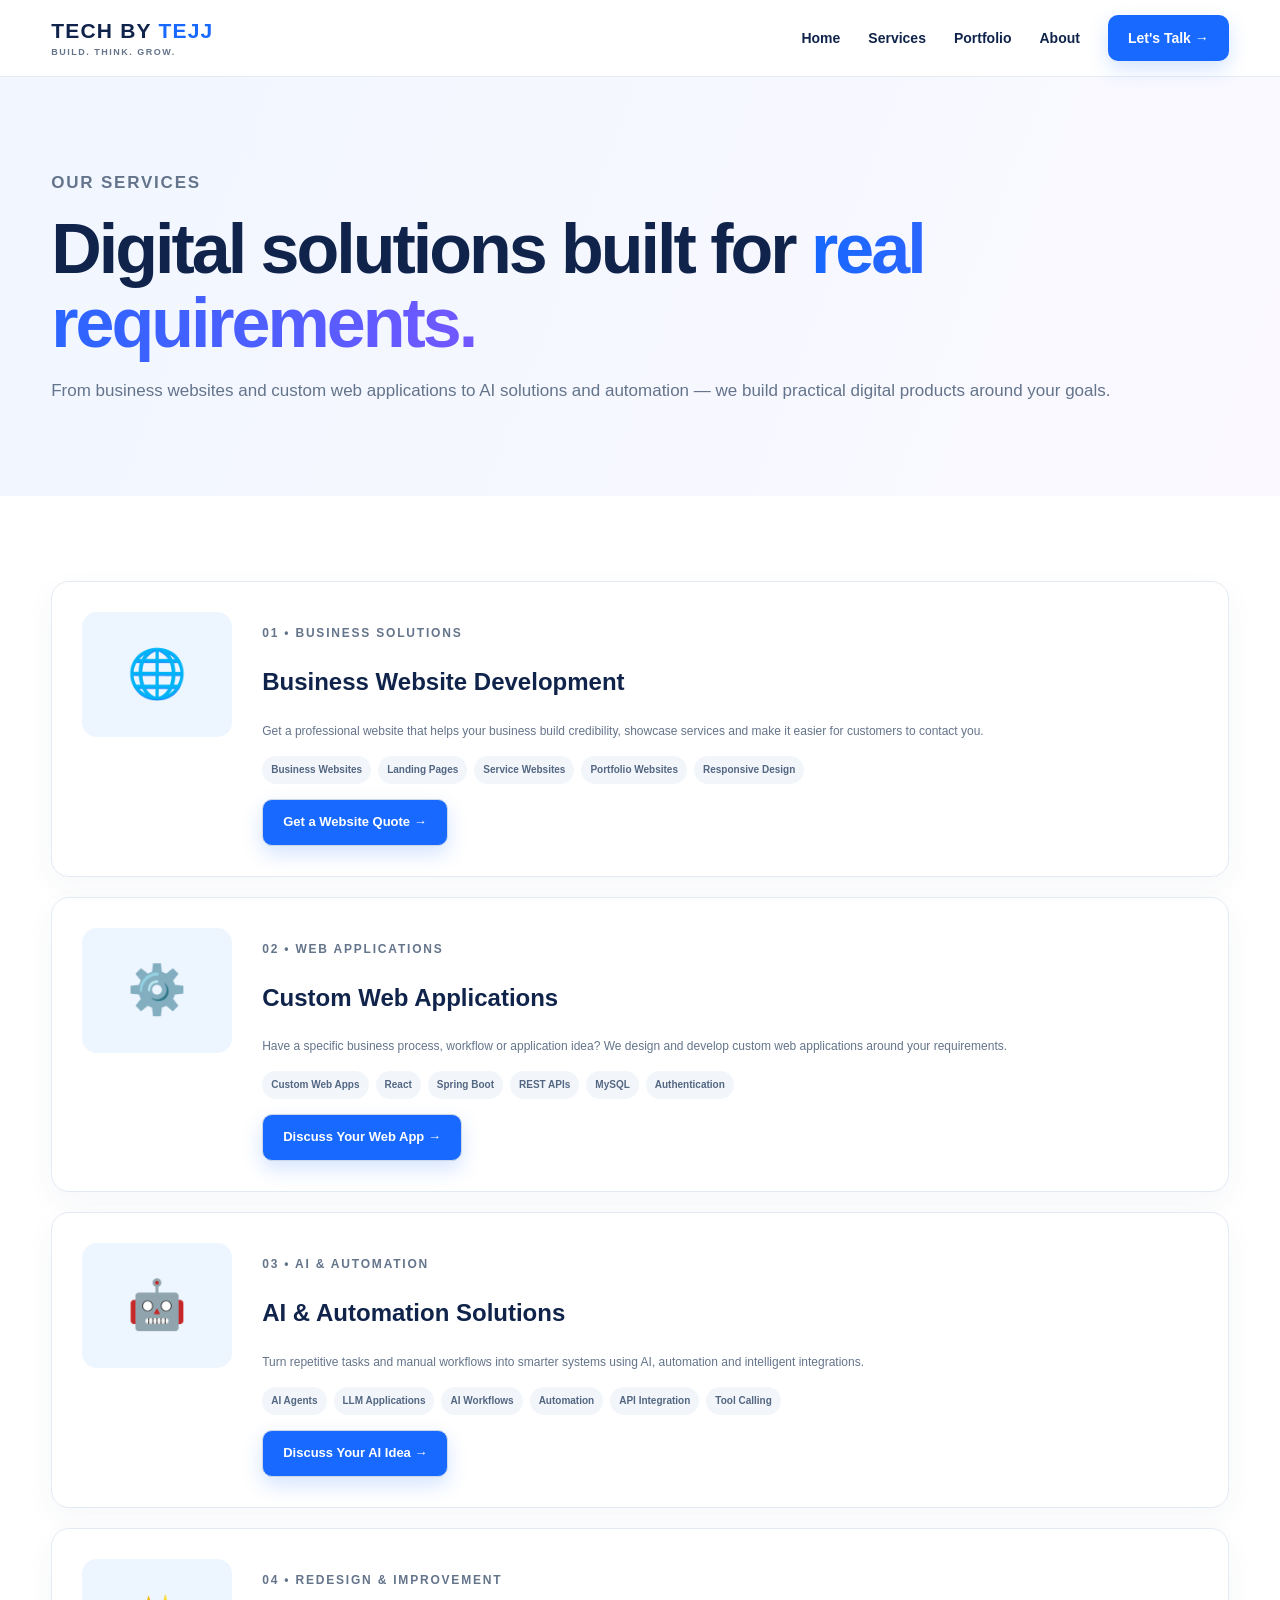
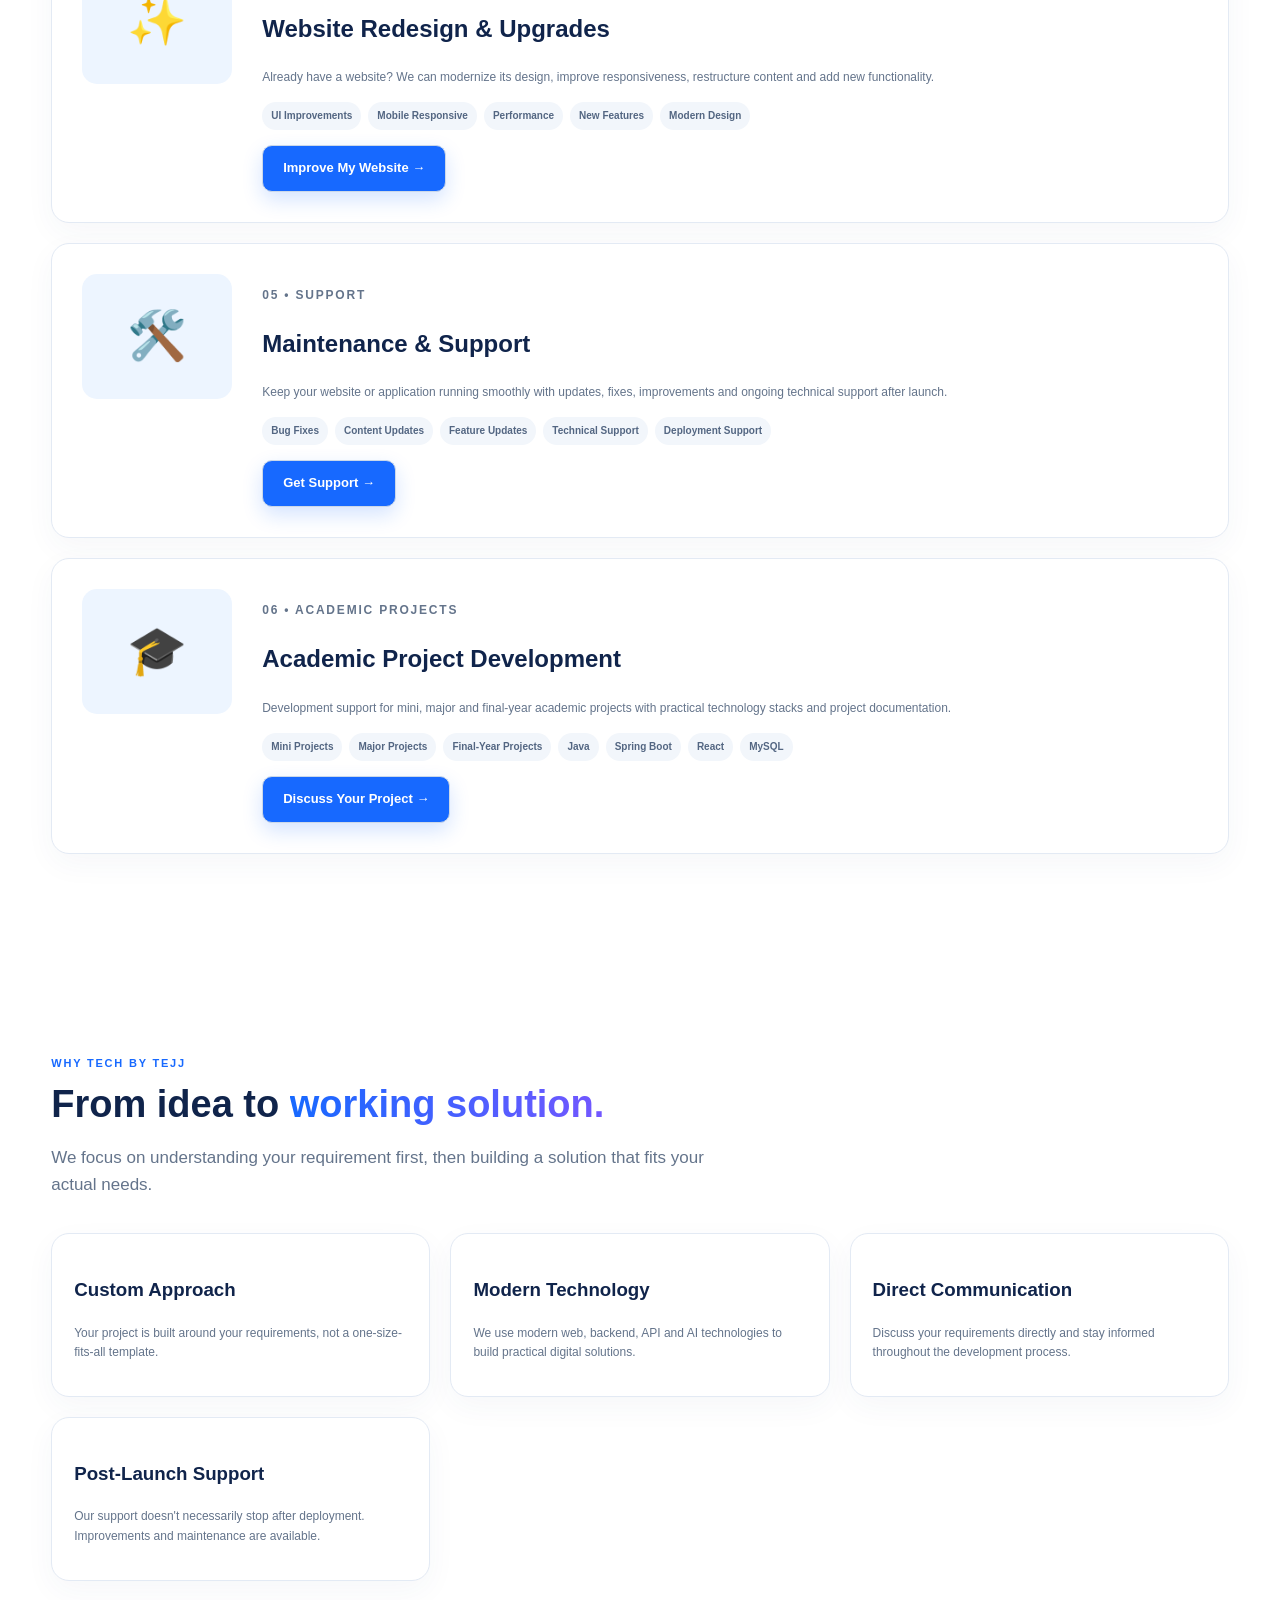
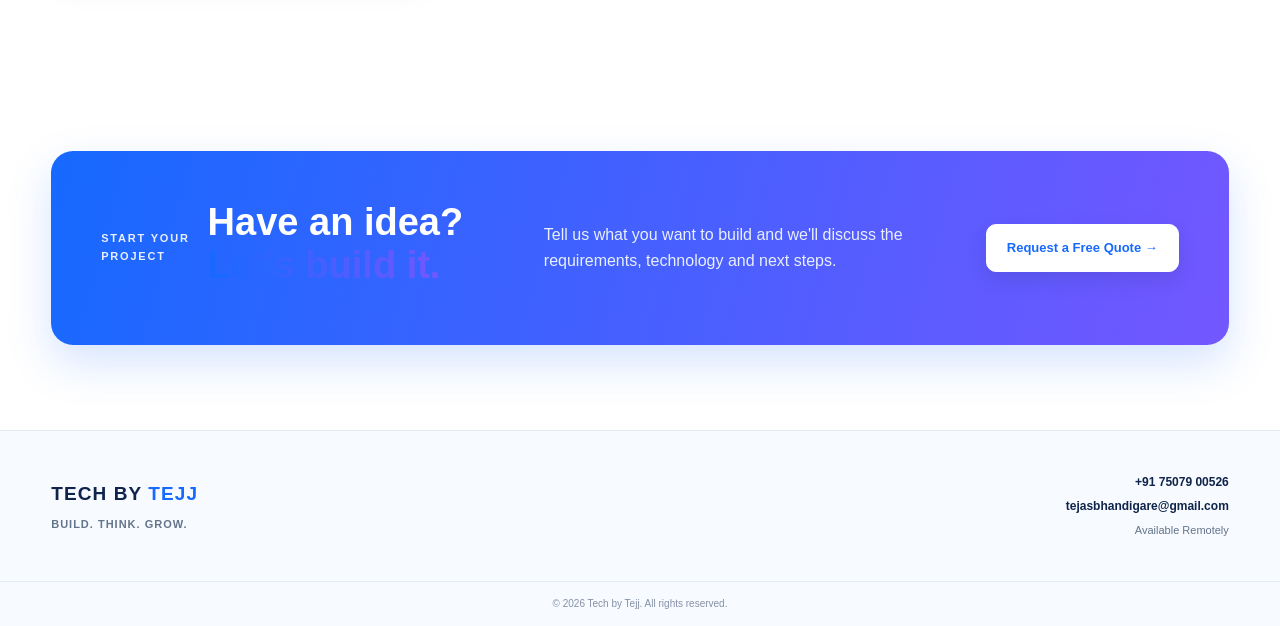
<file: services.html>
<!doctype html>
<html lang="en">

<head>
    <meta charset="utf-8">
    <meta name="viewport" content="width=device-width,initial-scale=1">

    <meta name="description"
        content="Tech by Tejj provides business websites, custom web applications, AI solutions, automation, website redesign and academic project development.">

    <title>Tech by Tejj</title>

    <link rel="stylesheet" href="css/style.css">
</head>

<body>

    <!-- NAVBAR -->
    <header class="nav-wrap">
        <nav class="nav container">

            <a class="brand" href="index.html">
                <span class="brand-name">
                    TECH BY <span>TEJJ</span>
                </span>
                <small>Build. Think. Grow.</small>
            </a>

            <button class="menu">☰</button>

            <div class="nav-links">
                <a href="index.html">Home</a>
                <a href="services.html">Services</a>
                <a href="portfolio.html">Portfolio</a>
                <a href="about.html">About</a>
                <a class="nav-cta" href="contact.html">Let's Talk →</a>
            </div>

        </nav>
    </header>


    <main>

        <!-- HERO -->
        <section class="page-hero">

            <div class="container">

                <p class="eyebrow">OUR SERVICES</p>

                <h1>
                    Digital solutions built for
                    <span class="gradient">real requirements.</span>
                </h1>

                <p>
                    From business websites and custom web applications
                    to AI solutions and automation — we build practical
                    digital products around your goals.
                </p>

            </div>

        </section>


        <!-- SERVICES -->
        <section class="section">

            <div class="container">

                <!-- BUSINESS WEBSITE -->
                <div class="detail" id="business">

                    <div class="detail-icon">🌐</div>

                    <div>

                        <p class="eyebrow">01 • BUSINESS SOLUTIONS</p>

                        <h2>Business Website Development</h2>

                        <p>
                            Get a professional website that helps your business
                            build credibility, showcase services and make it
                            easier for customers to contact you.
                        </p>

                        <div class="chips">
                            <b>Business Websites</b>
                            <b>Landing Pages</b>
                            <b>Service Websites</b>
                            <b>Portfolio Websites</b>
                            <b>Responsive Design</b>
                        </div>

                        <a class="btn primary" href="contact.html">
                            Get a Website Quote →
                        </a>

                    </div>

                </div>


                <!-- CUSTOM WEB APPLICATION -->
                <div class="detail">

                    <div class="detail-icon">⚙️</div>

                    <div>

                        <p class="eyebrow">02 • WEB APPLICATIONS</p>

                        <h2>Custom Web Applications</h2>

                        <p>
                            Have a specific business process, workflow or
                            application idea? We design and develop custom
                            web applications around your requirements.
                        </p>

                        <div class="chips">
                            <b>Custom Web Apps</b>
                            <b>React</b>
                            <b>Spring Boot</b>
                            <b>REST APIs</b>
                            <b>MySQL</b>
                            <b>Authentication</b>
                        </div>

                        <a class="btn primary" href="contact.html">
                            Discuss Your Web App →
                        </a>

                    </div>

                </div>


                <!-- AI & AUTOMATION -->
                <div class="detail" id="ai">

                    <div class="detail-icon">🤖</div>

                    <div>

                        <p class="eyebrow">03 • AI & AUTOMATION</p>

                        <h2>AI & Automation Solutions</h2>

                        <p>
                            Turn repetitive tasks and manual workflows into
                            smarter systems using AI, automation and
                            intelligent integrations.
                        </p>

                        <div class="chips">
                            <b>AI Agents</b>
                            <b>LLM Applications</b>
                            <b>AI Workflows</b>
                            <b>Automation</b>
                            <b>API Integration</b>
                            <b>Tool Calling</b>
                        </div>

                        <a class="btn primary" href="contact.html">
                            Discuss Your AI Idea →
                        </a>

                    </div>

                </div>


                <!-- WEBSITE REDESIGN -->
                <div class="detail">

                    <div class="detail-icon">✨</div>

                    <div>

                        <p class="eyebrow">04 • REDESIGN & IMPROVEMENT</p>

                        <h2>Website Redesign & Upgrades</h2>

                        <p>
                            Already have a website? We can modernize its
                            design, improve responsiveness, restructure
                            content and add new functionality.
                        </p>

                        <div class="chips">
                            <b>UI Improvements</b>
                            <b>Mobile Responsive</b>
                            <b>Performance</b>
                            <b>New Features</b>
                            <b>Modern Design</b>
                        </div>

                        <a class="btn primary" href="contact.html">
                            Improve My Website →
                        </a>

                    </div>

                </div>


                <!-- MAINTENANCE -->
                <div class="detail">

                    <div class="detail-icon">🛠️</div>

                    <div>

                        <p class="eyebrow">05 • SUPPORT</p>

                        <h2>Maintenance & Support</h2>

                        <p>
                            Keep your website or application running smoothly
                            with updates, fixes, improvements and ongoing
                            technical support after launch.
                        </p>

                        <div class="chips">
                            <b>Bug Fixes</b>
                            <b>Content Updates</b>
                            <b>Feature Updates</b>
                            <b>Technical Support</b>
                            <b>Deployment Support</b>
                        </div>

                        <a class="btn primary" href="contact.html">
                            Get Support →
                        </a>

                    </div>

                </div>


                <!-- ACADEMIC PROJECTS -->
                <div class="detail" id="students">

                    <div class="detail-icon">🎓</div>

                    <div>

                        <p class="eyebrow">06 • ACADEMIC PROJECTS</p>

                        <h2>Academic Project Development</h2>

                        <p>
                            Development support for mini, major and
                            final-year academic projects with practical
                            technology stacks and project documentation.
                        </p>

                        <div class="chips">
                            <b>Mini Projects</b>
                            <b>Major Projects</b>
                            <b>Final-Year Projects</b>
                            <b>Java</b>
                            <b>Spring Boot</b>
                            <b>React</b>
                            <b>MySQL</b>
                        </div>

                        <a class="btn primary" href="contact.html">
                            Discuss Your Project →
                        </a>

                    </div>

                </div>

            </div>

        </section>


        <!-- WHY WORK WITH US -->
        <section class="section">

            <div class="container">

                <div class="head">

                    <div>
                        <p class="eyebrow">WHY TECH BY TEJJ</p>

                        <h2>
                            From idea to
                            <span class="gradient">working solution.</span>
                        </h2>
                    </div>

                    <p class="muted">
                        We focus on understanding your requirement first,
                        then building a solution that fits your actual needs.
                    </p>

                </div>


                <div class="service-grid">

                    <article class="service">
                        <h3>Custom Approach</h3>
                        <p>
                            Your project is built around your requirements,
                            not a one-size-fits-all template.
                        </p>
                    </article>

                    <article class="service">
                        <h3>Modern Technology</h3>
                        <p>
                            We use modern web, backend, API and AI technologies
                            to build practical digital solutions.
                        </p>
                    </article>

                    <article class="service">
                        <h3>Direct Communication</h3>
                        <p>
                            Discuss your requirements directly and stay
                            informed throughout the development process.
                        </p>
                    </article>

                    <article class="service">
                        <h3>Post-Launch Support</h3>
                        <p>
                            Our support doesn't necessarily stop after
                            deployment. Improvements and maintenance are available.
                        </p>
                    </article>

                </div>

            </div>

        </section>


        <!-- CTA -->
        <section class="section">

            <div class="container">

                <div class="cta">

                    <p class="eyebrow">START YOUR PROJECT</p>

                    <h2>
                        Have an idea?
                        <span class="gradient">Let's build it.</span>
                    </h2>

                    <p>
                        Tell us what you want to build and we'll discuss
                        the requirements, technology and next steps.
                    </p>

                    <a class="btn white" href="contact.html">
                        Request a Free Quote →
                    </a>

                </div>

            </div>

        </section>

    </main>


    <!-- FOOTER -->
    <footer class="site-footer">

        <div class="container footer-content">

            <div class="footer-brand">

                <div class="footer-name">
                    TECH BY <span>TEJJ</span>
                </div>

                <p>Build. Think. Grow.</p>

            </div>


            <div class="footer-contact">

                <a href="tel:+917507900526">
                    +91 75079 00526
                </a>

                <a href="mailto:tejasbhandigare@gmail.com">
                    tejasbhandigare@gmail.com
                </a>

                <span>
                    Available Remotely
                </span>

            </div>

        </div>


        <div class="footer-bottom">

            <div class="container">

                <p>
                    © 2026 Tech by Tejj. All rights reserved.
                </p>

            </div>

        </div>

    </footer>


    <script src="js/main.js"></script>

</body>

</html>















<!-- <!doctype html>
<html>

<head>
    <meta charset="utf-8">
    <meta name="viewport" content="width=device-width,initial-scale=1">
    <meta name="description" content="Tech by Tejj — Build. Think. Grow.">
    <title>Services — Tech by Tejj</title>
    <link rel="stylesheet" href="css/style.css">
</head>

<body>
    <header class="nav-wrap">
        <nav class="nav container"><a class="brand" href="index.html">
    <span class="brand-name">
        TECH BY <span>TEJJ</span>
    </span>
    <small>Build. Think. Grow.</small>
</a><button class="menu">☰</button>
            <div class="nav-links"><a href="index.html">Home</a><a href="services.html">Services</a><a
                    href="portfolio.html">Portfolio</a><a href="about.html">About</a><a class="nav-cta"
                    href="contact.html">Let's Talk →</a></div>
        </nav>
    </header>
    <main>
        <section class="page-hero">
            <div class="container">
                <p class="eyebrow">WHAT WE DO</p>
                <h1>Solutions built around <span class="gradient">your requirements.</span></h1>
                <p>Websites, custom development, AI agents and customized college projects — available remotely.</p>
            </div>
        </section>
        <section class="section">
            <div class="container">
                <div class="detail" id="business">
                    <div class="detail-icon">🏢</div>
                    <div>
                        <p class="eyebrow">BUSINESS SOLUTIONS</p>
                        <h2>Website Development for Businesses</h2>
                        <p>Bring your offline business online with a professional website that builds trust and makes it
                            easy for customers to reach you.</p>
                        <div class="chips"><b>Business Websites</b><b>Cafe & Restaurant</b><b>Landing
                                Pages</b><b>Portfolio Sites</b></div><a class="btn primary" href="contact.html">Discuss
                            Your Website →</a>
                    </div>
                </div>
                <div class="detail">
                    <div class="detail-icon">⚙️</div>
                    <div>
                        <p class="eyebrow">CUSTOM DEVELOPMENT</p>
                        <h2>Customized Web Development</h2>
                        <p>Have a specific workflow or web application in mind? We build around your requirements.</p>
                        <div class="chips"><b>Custom Web Apps</b><b>Frontend</b><b>Backend</b><b>Database</b><b>APIs</b>
                        </div><a class="btn primary" href="contact.html">Discuss a Solution →</a>
                    </div>
                </div>
                <div class="detail" id="ai">
                    <div class="detail-icon">🤖</div>
                    <div>
                        <p class="eyebrow">AI SOLUTIONS</p>
                        <h2>AI Agent Development</h2>
                        <p>Build AI agents and AI-powered workflows for useful real-world tasks and automation.</p>
                        <div class="chips"><b>AI Agents</b><b>LLM Applications</b><b>AI Workflows</b><b>Tool Calling</b>
                        </div><a class="btn primary" href="contact.html">Discuss an AI Idea →</a>
                    </div>
                </div>
                <div class="detail" id="students">
                    <div class="detail-icon">🎓</div>
                    <div>
                        <p class="eyebrow">STUDENT SOLUTIONS</p>
                        <h2>Customized College Projects</h2>
                        <p>Mini, major and final-year web projects developed around your academic requirements, features
                            and technology.</p>
                        <div class="chips"><b>Mini Projects</b><b>Major Projects</b><b>Final-Year</b><b>Java / Spring
                                Boot</b><b>React</b><b>MySQL</b></div><a class="btn primary" href="contact.html">Discuss
                            Your Project →</a>
                    </div>
                </div>
            </div>
        </section>
    </main>


   <footer class="site-footer">
    <div class="container footer-content">

        <div class="footer-brand">
            <div class="footer-name">TECH BY <span>TEJJ</span></div>
            <p>Build. Think. Grow.</p>
        </div>

        <div class="footer-contact">
            <a href="tel:+917507900526">+91 75079 00526</a>
            <a href="mailto:tejasbhandigare@gmail.com">
                tejasbhandigare@gmail.com
            </a>
            <span>Available Remotely</span>
        </div>

    </div>

    <div class="footer-bottom">
        <div class="container">
            <p>© 2026 Tech by Tejj. All rights reserved.</p>
        </div>
    </div>
</footer>


    <script src="js/main.js"></script>
</body>

</html> -->
</file>
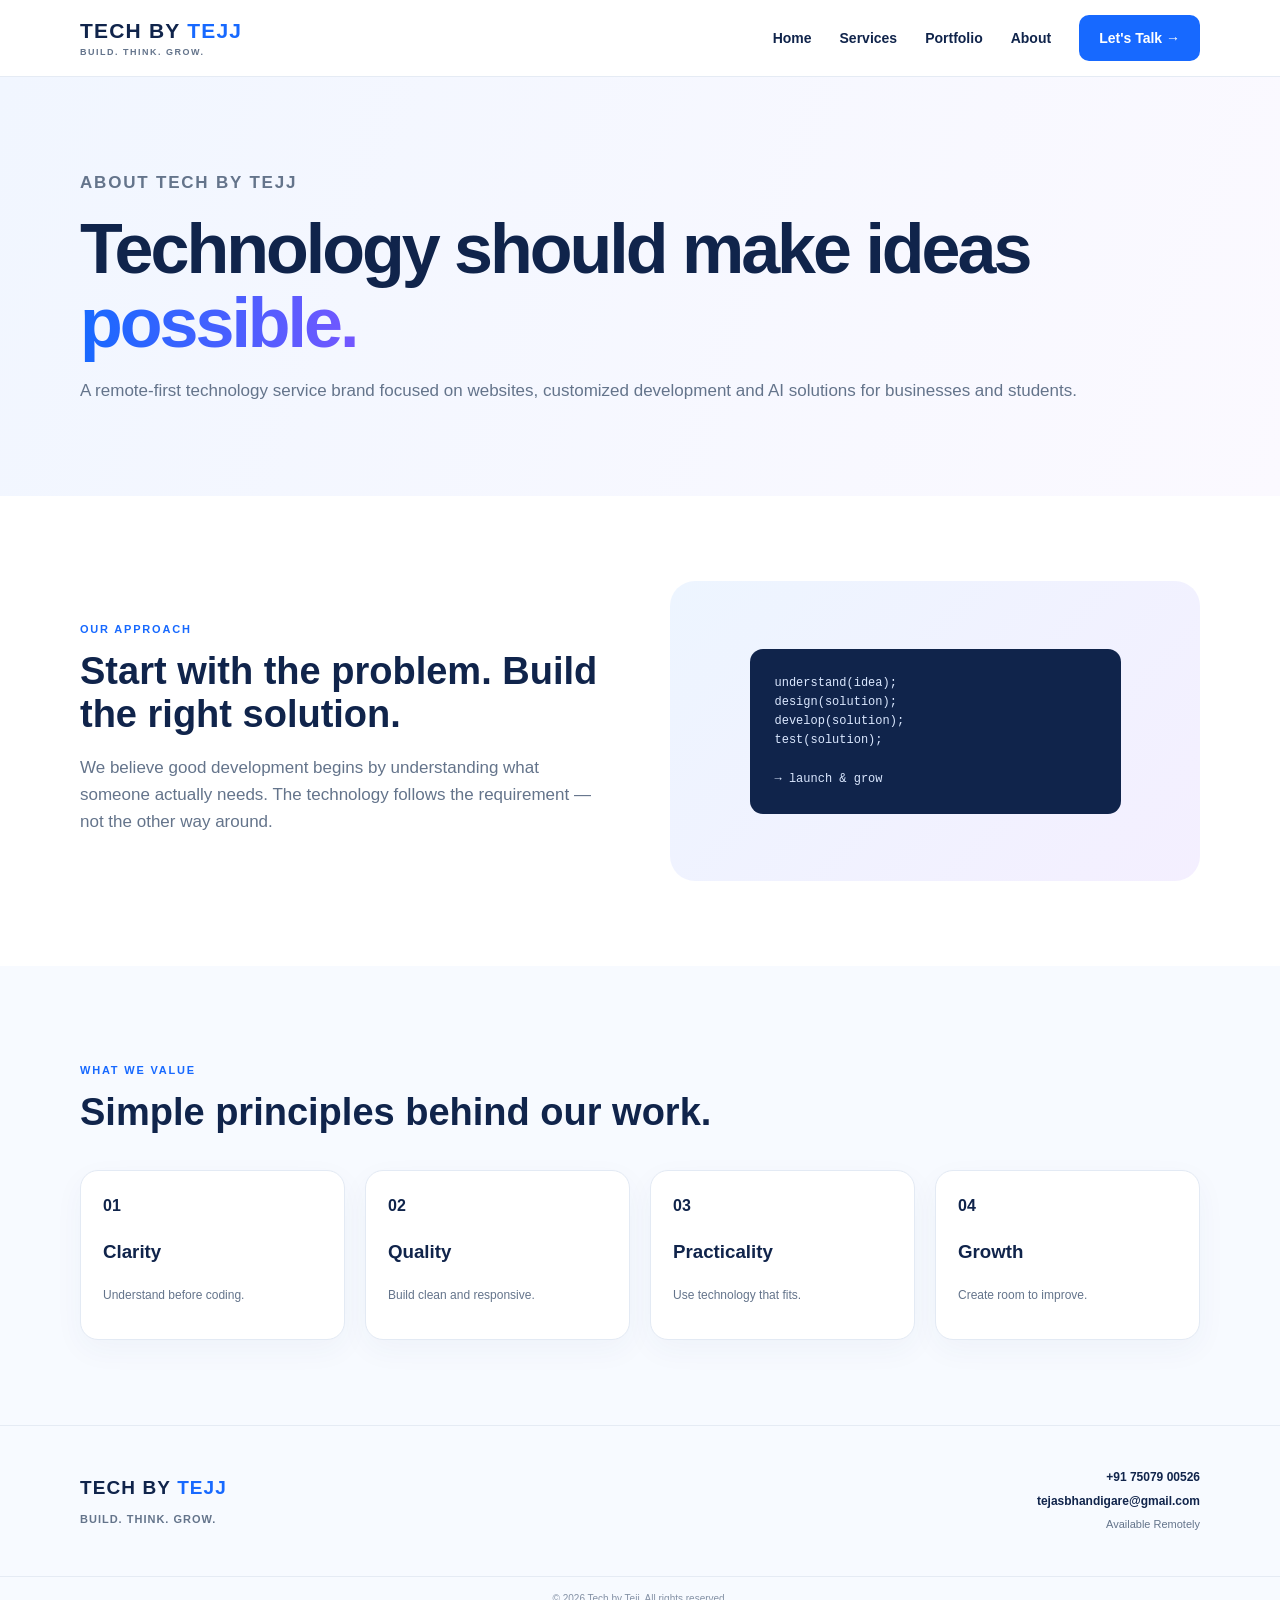
<file: tech-by-tejj/about.html>
<!doctype html>
<html>

<head>
    <meta charset="utf-8">
    <meta name="viewport" content="width=device-width,initial-scale=1">
    <meta name="description" content="Tech by Tejj — Build. Think. Grow.">
    <title>About — Tech by Tejj</title>
    <link rel="stylesheet" href="css/style.css">
</head>

<body>
    <header class="nav-wrap">
        <nav class="nav container"><a class="brand" href="index.html">
    <span class="brand-name">
        TECH BY <span>TEJJ</span>
    </span>
    <small>Build. Think. Grow.</small>
</a><button class="menu">☰</button>
            <div class="nav-links"><a href="index.html">Home</a><a href="services.html">Services</a><a
                    href="portfolio.html">Portfolio</a><a href="about.html">About</a><a class="nav-cta"
                    href="contact.html">Let's Talk →</a></div>
        </nav>
    </header>
    <main>
        <section class="page-hero">
            <div class="container">
                <p class="eyebrow">ABOUT TECH BY TEJJ</p>
                <h1>Technology should make ideas <span class="gradient">possible.</span></h1>
                <p>A remote-first technology service brand focused on websites, customized development and AI solutions
                    for businesses and students.</p>
            </div>
        </section>
        <section class="section">
            <div class="container split">
                <div>
                    <p class="eyebrow">OUR APPROACH</p>
                    <h2>Start with the problem. Build the right solution.</h2>
                    <p class="muted">We believe good development begins by understanding what someone actually needs.
                        The technology follows the requirement — not the other way around.</p>
                </div>
                <div class="code-art">
                    <div class="code">
                        understand(idea);<br>design(solution);<br>develop(solution);<br>test(solution);<br><br>→ launch
                        & grow</div>
                </div>
            </div>
        </section>
        <section class="section soft">
            <div class="container">
                <div class="head">
                    <p class="eyebrow">WHAT WE VALUE</p>
                    <h2>Simple principles behind our work.</h2>
                </div>
                <div class="values">
                    <div class="value"><b>01</b>
                        <h3>Clarity</h3>
                        <p>Understand before coding.</p>
                    </div>
                    <div class="value"><b>02</b>
                        <h3>Quality</h3>
                        <p>Build clean and responsive.</p>
                    </div>
                    <div class="value"><b>03</b>
                        <h3>Practicality</h3>
                        <p>Use technology that fits.</p>
                    </div>
                    <div class="value"><b>04</b>
                        <h3>Growth</h3>
                        <p>Create room to improve.</p>
                    </div>
                </div>
            </div>
        </section>
    </main>


   <footer class="site-footer">
    <div class="container footer-content">

        <div class="footer-brand">
            <div class="footer-name">TECH BY <span>TEJJ</span></div>
            <p>Build. Think. Grow.</p>
        </div>

        <div class="footer-contact">
            <a href="tel:+917507900526">+91 75079 00526</a>
            <a href="mailto:tejasbhandigare@gmail.com">
                tejasbhandigare@gmail.com
            </a>
            <span>Available Remotely</span>
        </div>

    </div>

    <div class="footer-bottom">
        <div class="container">
            <p>© 2026 Tech by Tejj. All rights reserved.</p>
        </div>
    </div>
</footer>

    <script src="js/main.js"></script>
</body>

</html>
</file>
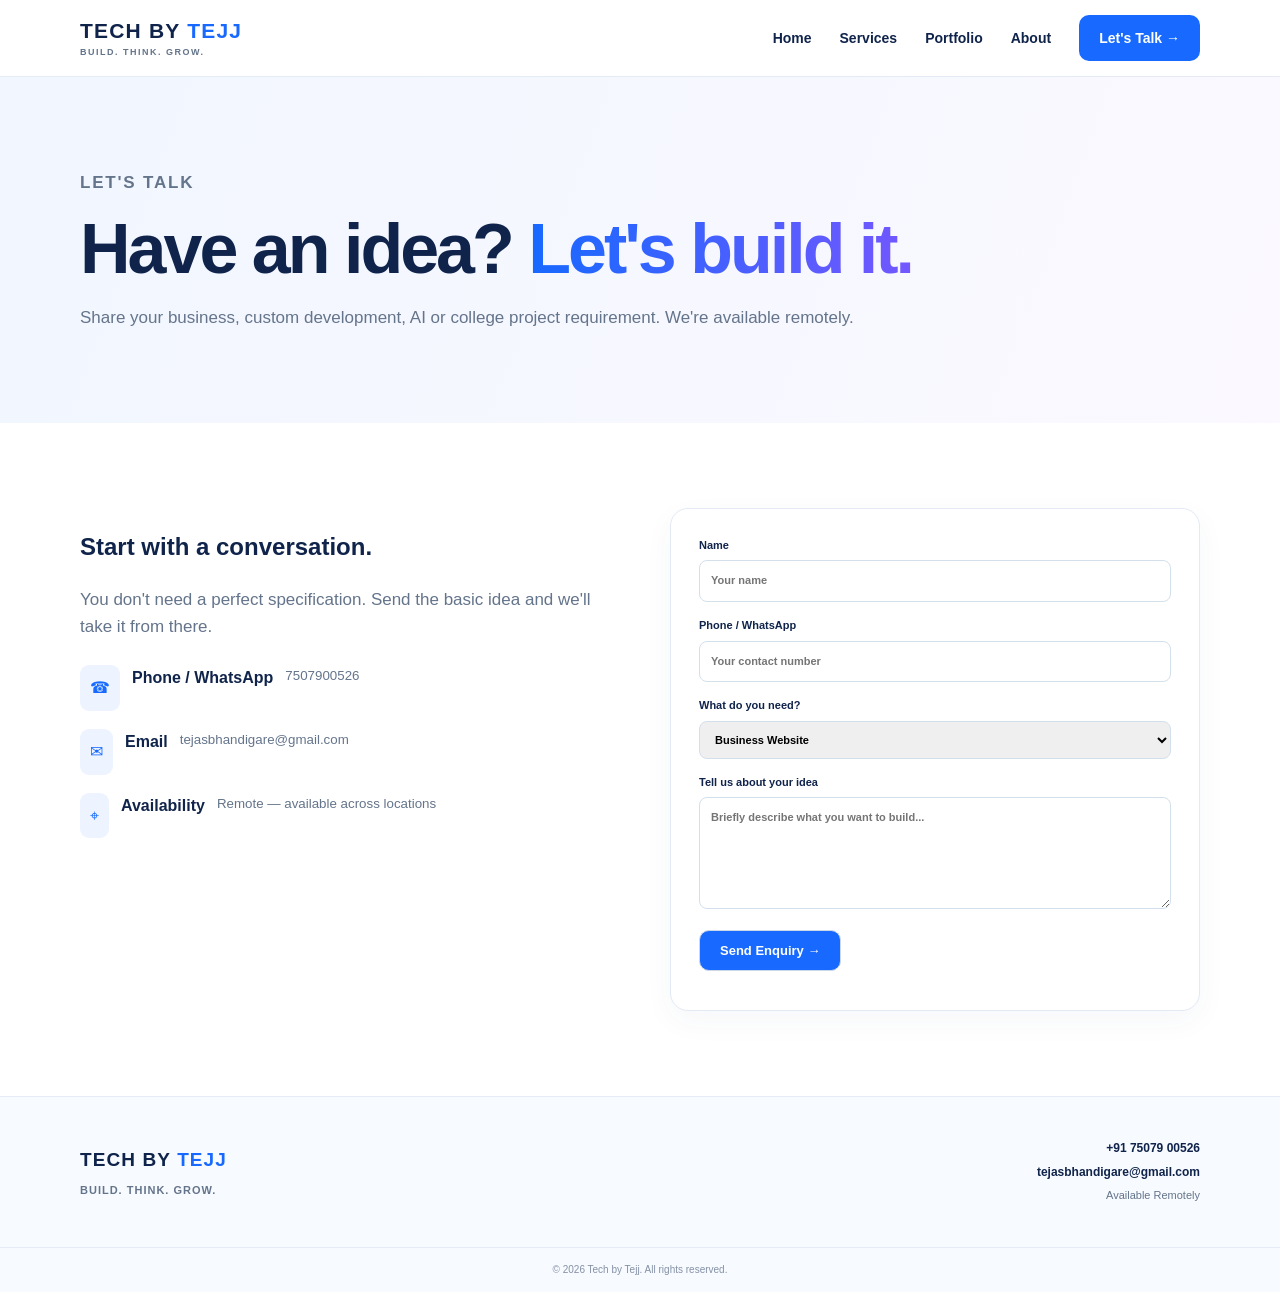
<file: tech-by-tejj/contact.html>
<!doctype html>
<html>

<head>
    <meta charset="utf-8">
    <meta name="viewport" content="width=device-width,initial-scale=1">
    <meta name="description" content="Tech by Tejj — Build. Think. Grow.">
    <title>Contact — Tech by Tejj</title>
    <link rel="stylesheet" href="css/style.css">
</head>

<body>
    <header class="nav-wrap">
        <nav class="nav container">
            <a class="brand" href="index.html">
    <span class="brand-name">
        TECH BY <span>TEJJ</span>
    </span>
    <small>Build. Think. Grow.</small>
</a>
                    <button class="menu">☰</button>
            <div class="nav-links"><a href="index.html">Home</a><a href="services.html">Services</a><a
                    href="portfolio.html">Portfolio</a><a href="about.html">About</a><a class="nav-cta"
                    href="contact.html">Let's Talk →</a></div>
        </nav>
    </header>
    <main>
        <section class="page-hero">
            <div class="container">
                <p class="eyebrow">LET'S TALK</p>
                <h1>Have an idea? <span class="gradient">Let's build it.</span></h1>
                <p>Share your business, custom development, AI or college project requirement. We're available remotely.
                </p>
            </div>
        </section>
        <section class="section">
            <div class="container contact-grid">
                <div>
                    <h2>Start with a conversation.</h2>
                    <p class="muted">You don't need a perfect specification. Send the basic idea and we'll take it from
                        there.</p>
                    <div class="contact-info">
                        <div><span>☎</span>
                            <div><b>Phone / WhatsApp</b><small>7507900526</small></div>
                        </div>
                        <div><span>✉</span>
                            <div><b>Email</b><small>tejasbhandigare@gmail.com</small></div>
                        </div>
                        <div><span>⌖</span>
                            <div><b>Availability</b><small>Remote — available across locations</small></div>
                        </div>
                    </div>
                </div>
                <form class="form" onsubmit="handleSubmit(event)"><label>Name<input required
                            placeholder="Your name"></label><label>Phone / WhatsApp<input required type="tel"
                            placeholder="Your contact number"></label><label>What do you need?<select>
                            <option>Business Website</option>
                            <option>Custom Web Development</option>
                            <option>AI Agent / AI Solution</option>
                            <option>College Mini Project</option>
                            <option>College Major / Final-Year Project</option>
                            <option>Website Redesign</option>
                        </select></label><label>Tell us about your idea<textarea rows="5"
                            placeholder="Briefly describe what you want to build..."></textarea></label><button
                        class="btn primary" type="submit">Send Enquiry →</button>
                    <p class="form-msg"></p>
                </form>
            </div>
        </section>
    </main>


  <footer class="site-footer">
    <div class="container footer-content">

        <div class="footer-brand">
            <div class="footer-name">TECH BY <span>TEJJ</span></div>
            <p>Build. Think. Grow.</p>
        </div>

        <div class="footer-contact">
            <a href="tel:+917507900526">+91 75079 00526</a>
            <a href="mailto:tejasbhandigare@gmail.com">
                tejasbhandigare@gmail.com
            </a>
            <span>Available Remotely</span>
        </div>

    </div>

    <div class="footer-bottom">
        <div class="container">
            <p>© 2026 Tech by Tejj. All rights reserved.</p>
        </div>
    </div>
</footer>

    <script src="js/main.js"></script>
</body>

</html>
</file>
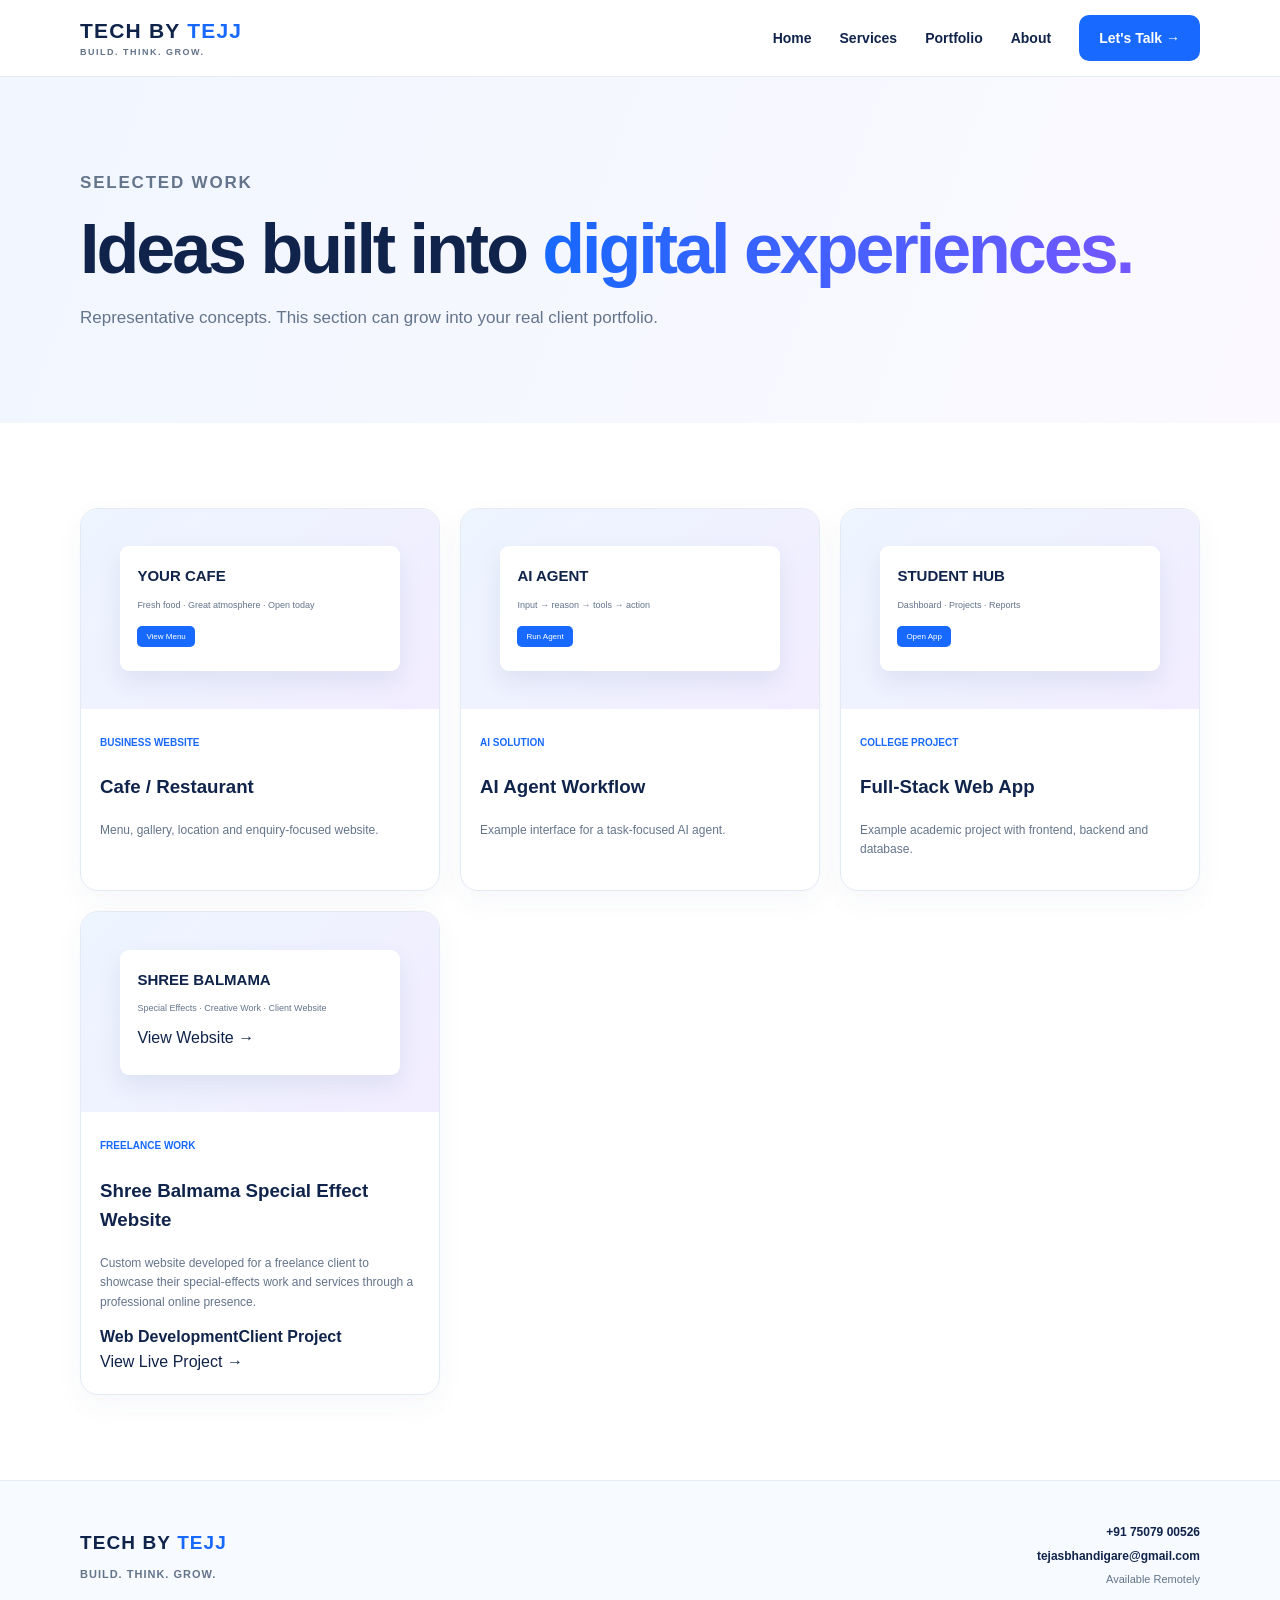
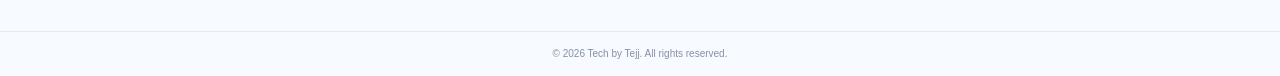
<file: tech-by-tejj/portfolio.html>
<!doctype html>
<html>

<head>
    <meta charset="utf-8">
    <meta name="viewport" content="width=device-width,initial-scale=1">
    <meta name="description" content="Tech by Tejj — Build. Think. Grow.">
    <title>Portfolio — Tech by Tejj</title>
    <link rel="stylesheet" href="css/style.css">
</head>

<body>
    <header class="nav-wrap">
        <nav class="nav container"><a class="brand" href="index.html">
    <span class="brand-name">
        TECH BY <span>TEJJ</span>
    </span>
    <small>Build. Think. Grow.</small>
</a><button class="menu">☰</button>
            <div class="nav-links"><a href="index.html">Home</a><a href="services.html">Services</a><a
                    href="portfolio.html">Portfolio</a><a href="about.html">About</a><a class="nav-cta"
                    href="contact.html">Let's Talk →</a></div>
        </nav>
    </header>
    <main>
        <section class="page-hero">
            <div class="container">
                <p class="eyebrow">SELECTED WORK</p>
                <h1>Ideas built into <span class="gradient">digital experiences.</span></h1>
                <p>Representative concepts. This section can grow into your real client portfolio.</p>
            </div>
        </section>
        <section class="section">
            <div class="container portfolio">
                <article class="project">
                    <div class="project-art">
                        <div class="mock"><strong>YOUR CAFE</strong><small>Fresh food · Great atmosphere · Open
                                today</small><button>View Menu</button></div>
                    </div>
                    <div class="project-body"><span>BUSINESS WEBSITE</span>
                        <h3>Cafe / Restaurant</h3>
                        <p>Menu, gallery, location and enquiry-focused website.</p>
                    </div>
                </article>
                <article class="project">
                    <div class="project-art">
                        <div class="mock"><strong>AI AGENT</strong><small>Input → reason → tools →
                                action</small><button>Run Agent</button></div>
                    </div>
                    <div class="project-body"><span>AI SOLUTION</span>
                        <h3>AI Agent Workflow</h3>
                        <p>Example interface for a task-focused AI agent.</p>
                    </div>
                </article>
                <article class="project">
                    <div class="project-art">
                        <div class="mock"><strong>STUDENT HUB</strong><small>Dashboard · Projects ·
                                Reports</small><button>Open App</button></div>
                    </div>
                    <div class="project-body"><span>COLLEGE PROJECT</span>
                        <h3>Full-Stack Web App</h3>
                        <p>Example academic project with frontend, backend and database.</p>
                    </div>
                </article>
                <article class="project">
                    <div class="project-art">
                        <div class="mock"><strong>SHREE BALMAMA</strong><small>Special Effects · Creative Work · Client Website</small><a href="https://tejas-bhandigare.github.io/Shree_Balmama_Special_Effect_Website/" target="_blank" rel="noopener noreferrer">View Website →</a></div>
                    </div>
                    <div class="project-body"><span>FREELANCE WORK</span>
                        <h3>Shree Balmama Special Effect Website</h3>
                        <p>Custom website developed for a freelance client to showcase their special-effects work and services through a professional online presence.</p>
                        <div class="project-tags"><b>Web Development</b><b>Client Project</b></div>
                        <a class="project-link" href="https://tejas-bhandigare.github.io/Shree_Balmama_Special_Effect_Website/" target="_blank" rel="noopener noreferrer">View Live Project →</a>
                    </div>
                </article>
            </div>
        </section>
    </main>


    <footer class="site-footer">
    <div class="container footer-content">

        <div class="footer-brand">
            <div class="footer-name">TECH BY <span>TEJJ</span></div>
            <p>Build. Think. Grow.</p>
        </div>

        <div class="footer-contact">
            <a href="tel:+917507900526">+91 75079 00526</a>
            <a href="mailto:tejasbhandigare@gmail.com">
                tejasbhandigare@gmail.com
            </a>
            <span>Available Remotely</span>
        </div>

    </div>

    <div class="footer-bottom">
        <div class="container">
            <p>© 2026 Tech by Tejj. All rights reserved.</p>
        </div>
    </div>
</footer>


    <script src="js/main.js"></script>
</body>

</html>
</file>
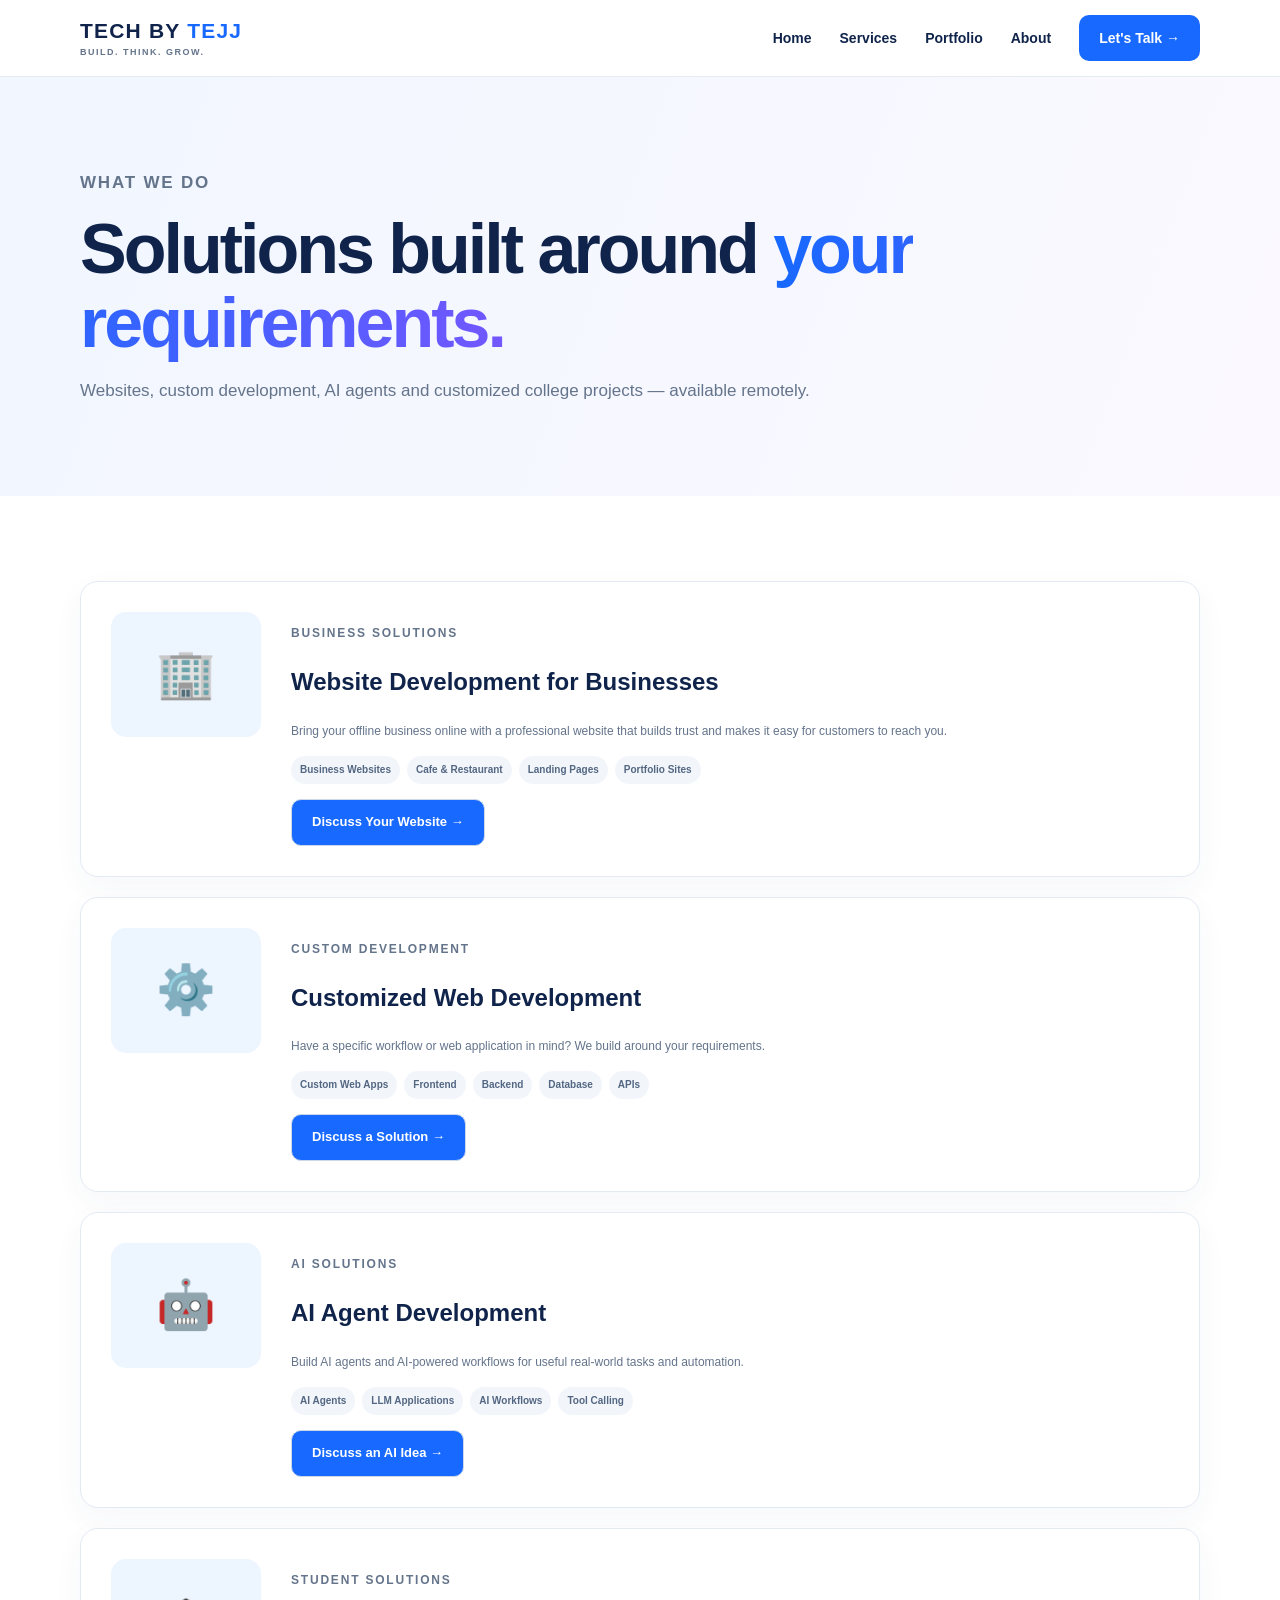
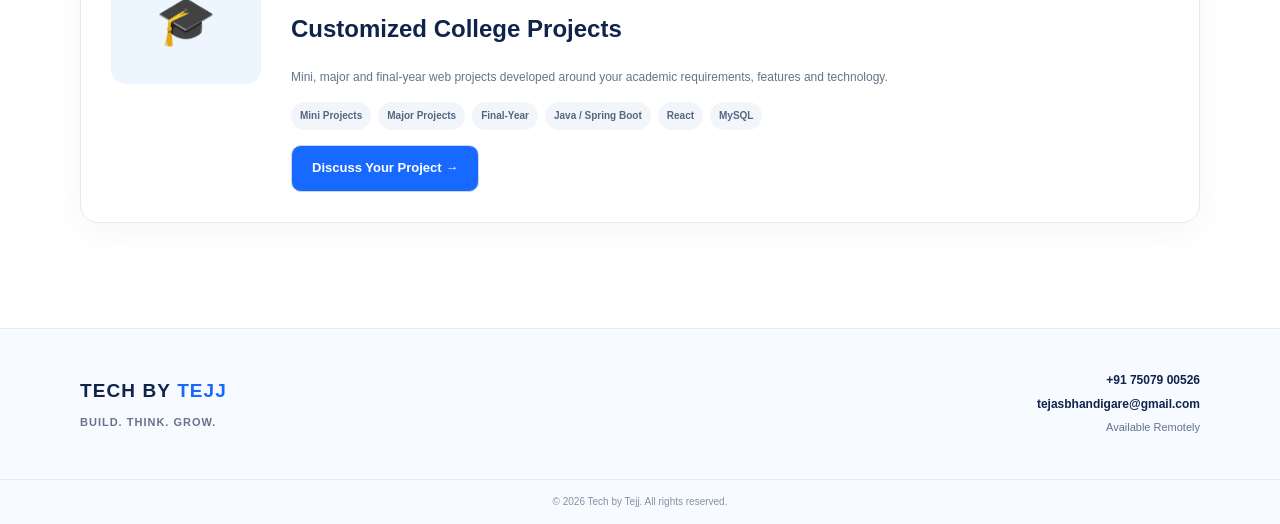
<file: tech-by-tejj/services.html>
<!doctype html>
<html>

<head>
    <meta charset="utf-8">
    <meta name="viewport" content="width=device-width,initial-scale=1">
    <meta name="description" content="Tech by Tejj — Build. Think. Grow.">
    <title>Services — Tech by Tejj</title>
    <link rel="stylesheet" href="css/style.css">
</head>

<body>
    <header class="nav-wrap">
        <nav class="nav container"><a class="brand" href="index.html">
    <span class="brand-name">
        TECH BY <span>TEJJ</span>
    </span>
    <small>Build. Think. Grow.</small>
</a><button class="menu">☰</button>
            <div class="nav-links"><a href="index.html">Home</a><a href="services.html">Services</a><a
                    href="portfolio.html">Portfolio</a><a href="about.html">About</a><a class="nav-cta"
                    href="contact.html">Let's Talk →</a></div>
        </nav>
    </header>
    <main>
        <section class="page-hero">
            <div class="container">
                <p class="eyebrow">WHAT WE DO</p>
                <h1>Solutions built around <span class="gradient">your requirements.</span></h1>
                <p>Websites, custom development, AI agents and customized college projects — available remotely.</p>
            </div>
        </section>
        <section class="section">
            <div class="container">
                <div class="detail" id="business">
                    <div class="detail-icon">🏢</div>
                    <div>
                        <p class="eyebrow">BUSINESS SOLUTIONS</p>
                        <h2>Website Development for Businesses</h2>
                        <p>Bring your offline business online with a professional website that builds trust and makes it
                            easy for customers to reach you.</p>
                        <div class="chips"><b>Business Websites</b><b>Cafe & Restaurant</b><b>Landing
                                Pages</b><b>Portfolio Sites</b></div><a class="btn primary" href="contact.html">Discuss
                            Your Website →</a>
                    </div>
                </div>
                <div class="detail">
                    <div class="detail-icon">⚙️</div>
                    <div>
                        <p class="eyebrow">CUSTOM DEVELOPMENT</p>
                        <h2>Customized Web Development</h2>
                        <p>Have a specific workflow or web application in mind? We build around your requirements.</p>
                        <div class="chips"><b>Custom Web Apps</b><b>Frontend</b><b>Backend</b><b>Database</b><b>APIs</b>
                        </div><a class="btn primary" href="contact.html">Discuss a Solution →</a>
                    </div>
                </div>
                <div class="detail" id="ai">
                    <div class="detail-icon">🤖</div>
                    <div>
                        <p class="eyebrow">AI SOLUTIONS</p>
                        <h2>AI Agent Development</h2>
                        <p>Build AI agents and AI-powered workflows for useful real-world tasks and automation.</p>
                        <div class="chips"><b>AI Agents</b><b>LLM Applications</b><b>AI Workflows</b><b>Tool Calling</b>
                        </div><a class="btn primary" href="contact.html">Discuss an AI Idea →</a>
                    </div>
                </div>
                <div class="detail" id="students">
                    <div class="detail-icon">🎓</div>
                    <div>
                        <p class="eyebrow">STUDENT SOLUTIONS</p>
                        <h2>Customized College Projects</h2>
                        <p>Mini, major and final-year web projects developed around your academic requirements, features
                            and technology.</p>
                        <div class="chips"><b>Mini Projects</b><b>Major Projects</b><b>Final-Year</b><b>Java / Spring
                                Boot</b><b>React</b><b>MySQL</b></div><a class="btn primary" href="contact.html">Discuss
                            Your Project →</a>
                    </div>
                </div>
            </div>
        </section>
    </main>


   <footer class="site-footer">
    <div class="container footer-content">

        <div class="footer-brand">
            <div class="footer-name">TECH BY <span>TEJJ</span></div>
            <p>Build. Think. Grow.</p>
        </div>

        <div class="footer-contact">
            <a href="tel:+917507900526">+91 75079 00526</a>
            <a href="mailto:tejasbhandigare@gmail.com">
                tejasbhandigare@gmail.com
            </a>
            <span>Available Remotely</span>
        </div>

    </div>

    <div class="footer-bottom">
        <div class="container">
            <p>© 2026 Tech by Tejj. All rights reserved.</p>
        </div>
    </div>
</footer>


    <script src="js/main.js"></script>
</body>

</html>
</file>
<file: tech-by-tejj/css/style.css>
* {
    box-sizing: border-box
}

body {
    margin: 0;
    font-family: Arial, sans-serif;
    color: #10244b;
    background: #fff;
    line-height: 1.6
}

a {
    text-decoration: none;
    color: inherit
}

.container {
    width: min(1120px, 92%);
    margin: auto
}

.nav-wrap {
    position: sticky;
    top: 0;
    z-index: 10;
    background: #fff;
    border-bottom: 1px solid #e5ebf4
}

.nav {
    height: 76px;
    display: flex;
    align-items: center;
    justify-content: space-between
}

.brand {
    display: inline-flex;
    flex-direction: column;
    align-items: flex-start;
    text-decoration: none;
    line-height: 1;
}

.brand-name {
    font-family: "Inter", "Segoe UI", Arial, sans-serif;
    font-size: 21px;
    font-weight: 800;
    letter-spacing: 1.2px;
    color: #10244b;
    white-space: nowrap;
}

.brand-name span {
    color: #1769ff;
}

.brand small {
    margin-top: 7px;
    font-family: "Inter", "Segoe UI", Arial, sans-serif;
    font-size: 9px;
    font-weight: 600;
    letter-spacing: 1.5px;
    color: #64748b;
    text-transform: uppercase;
}

.nav-links {
    display: flex;
    gap: 28px;
    align-items: center;
    font-size: 14px;
    font-weight: 700
}

.nav-links a:hover {
    color: #1769ff
}

.nav-cta,
.btn.primary {
    background: #1769ff;
    color: white;
    padding: 12px 20px;
    border-radius: 10px
}

.menu {
    display: none;
    border: 0;
    background: none;
    font-size: 24px
}

.hero {
    padding: 90px 0;
    background: radial-gradient(circle at 85% 20%, #eaf2ff, transparent 30%), #fff
}

.hero-grid,
.split,
.contact-grid {
    display: grid;
    grid-template-columns: 1fr 1fr;
    gap: 60px;
    align-items: center
}

.eyebrow {
    color: #1769ff;
    font-size: 11px;
    font-weight: 900;
    letter-spacing: 1.8px
}

.hero h1,
.page-hero h1 {
    font-size: clamp(44px, 6vw, 70px);
    line-height: 1.05;
    letter-spacing: -3px;
    margin: 12px 0
}

.gradient {
    background: linear-gradient(90deg, #1769ff, #7357ff);
    -webkit-background-clip: text;
    color: transparent
}

.hero p,
.page-hero p,
.muted {
    color: #64748b;
    font-size: 17px
}

.actions {
    display: flex;
    gap: 12px;
    margin: 28px 0
}

.btn {
    display: inline-block;
    padding: 13px 20px;
    border-radius: 10px;
    font-weight: 800;
    font-size: 13px;
    border: 1px solid #ccd8e8
}

.btn.secondary {
    background: white
}

.visual {
    height: 400px;
    position: relative;
    background: linear-gradient(135deg, #edf5ff, #f5efff);
    border-radius: 28px
}

.browser {
    position: absolute;
    top: 60px;
    left: 8%;
    width: 82%;
    height: 255px;
    background: white;
    border-radius: 15px;
    box-shadow: 0 20px 50px #234b7a18;
    padding: 25px
}

.browser h3 {
    font-size: 28px;
    margin: 25px 0 5px
}

.browser p {
    font-size: 11px
}

.browser button {
    background: #1769ff;
    color: white;
    border: 0;
    padding: 8px 12px;
    border-radius: 6px
}

.float {
    position: absolute;
    background: #fff;
    padding: 12px;
    border-radius: 10px;
    box-shadow: 0 12px 30px #234b7a20;
    font-size: 11px;
    font-weight: bold
}

.f1 {
    right: 0;
    top: 35px
}

.f2 {
    left: 0;
    bottom: 35px
}

.f3 {
    right: 25px;
    bottom: 10px
}

.section {
    padding: 85px 0
}

.soft {
    background: #f7faff
}

.head {
    max-width: 700px;
    margin-bottom: 35px
}

.head h2,
.split h2,
.cta h2 {
    font-size: 38px;
    line-height: 1.15;
    margin: 5px 0 12px
}

.paths,
.service-grid,
.portfolio,
.values,
.process {
    display: grid;
    gap: 20px
}

.paths {
    grid-template-columns: repeat(3, 1fr)
}

.path,
.service,
.project,
.value,
.step,
.detail,
.form {
    background: #fff;
    border: 1px solid #e3eaf4;
    border-radius: 18px;
    box-shadow: 0 10px 30px #234b7a0b
}

.path {
    padding: 27px
}

.path-icon {
    font-size: 28px
}

.path h3 {
    margin: 12px 0 5px
}

.path p,
.path li,
.service p,
.project p,
.value p,
.step p,
.detail p {
    font-size: 12px;
    color: #64748b
}

.path ul {
    min-height: 80px
}

.path a {
    color: #1769ff;
    font-size: 12px;
    font-weight: bold
}

.service-grid {
    grid-template-columns: repeat(3, 1fr)
}

.service {
    padding: 22px
}

.service span {
    font-size: 10px;
    color: #1769ff;
    font-weight: 900
}

.benefits {
    display: grid;
    grid-template-columns: 1fr 1fr;
    gap: 18px
}

.benefit {
    display: flex;
    gap: 10px
}

.benefit>span {
    background: #edf4ff;
    color: #1769ff;
    padding: 8px;
    border-radius: 8px;
    height: 32px
}

.benefit small {
    display: block;
    color: #64748b;
    font-size: 10px
}

.code-art {
    height: 300px;
    border-radius: 25px;
    background: linear-gradient(135deg, #edf5ff, #f4efff);
    display: grid;
    place-items: center
}

.code {
    width: 70%;
    padding: 25px;
    background: #10244b;
    color: #dbe8ff;
    border-radius: 13px;
    font-family: monospace;
    font-size: 12px
}

.process {
    grid-template-columns: repeat(5, 1fr)
}

.step {
    padding: 20px
}

.step span {
    color: #1769ff;
    font-weight: 900
}

.cta {
    padding: 45px 50px;
    border-radius: 22px;
    background: linear-gradient(105deg, #1769ff, #7357ff);
    color: #fff;
    display: flex;
    justify-content: space-between;
    align-items: center
}

.cta p {
    color: #e8efff
}

.page-hero {
    padding: 75px 0;
    background: linear-gradient(110deg, #f1f6ff, #fbf9ff)
}

.detail {
    display: grid;
    grid-template-columns: 150px 1fr;
    gap: 30px;
    padding: 30px;
    margin-bottom: 20px
}

.detail-icon {
    height: 125px;
    border-radius: 15px;
    background: #edf5ff;
    display: grid;
    place-items: center;
    font-size: 48px
}

.chips {
    display: flex;
    gap: 7px;
    flex-wrap: wrap;
    margin: 15px 0
}

.chips b {
    font-size: 10px;
    background: #f2f6fb;
    padding: 6px 9px;
    border-radius: 20px;
    color: #536682
}

.portfolio {
    grid-template-columns: repeat(3, 1fr)
}

.project {
    overflow: hidden
}

.project-art {
    height: 200px;
    background: linear-gradient(135deg, #edf5ff, #f2edff);
    display: grid;
    place-items: center
}

.mock {
    width: 78%;
    height: 125px;
    background: white;
    border-radius: 9px;
    padding: 17px;
    box-shadow: 0 10px 25px #234b7a18
}

.mock strong {
    font-size: 15px
}

.mock small {
    display: block;
    color: #64748b;
    font-size: 9px;
    margin: 9px 0
}

.mock button {
    border: 0;
    background: #1769ff;
    color: white;
    padding: 6px 9px;
    border-radius: 5px;
    font-size: 8px
}

.project-body {
    padding: 19px
}

.project-body span {
    font-size: 10px;
    color: #1769ff;
    font-weight: 900
}

.values {
    grid-template-columns: repeat(4, 1fr)
}

.value {
    padding: 22px
}

.contact-grid {
    align-items: start
}

.contact-info {
    display: grid;
    gap: 18px;
    margin-top: 25px
}

.contact-info div {
    display: flex;
    gap: 12px
}

.contact-info span {
    background: #edf4ff;
    padding: 10px;
    border-radius: 9px;
    color: #1769ff
}

.contact-info small {
    display: block;
    color: #64748b
}

.form {
    padding: 28px
}

.form label {
    display: block;
    font-size: 11px;
    font-weight: bold;
    margin-bottom: 15px
}

.form input,
.form select,
.form textarea {
    width: 100%;
    margin-top: 6px;
    padding: 11px;
    border: 1px solid #d4dfec;
    border-radius: 8px;
    font: inherit
}

.form-msg {
    color: #16a978;
    font-size: 11px
}

.center {
    text-align: center
}

.site-footer {
    background: #f7faff;
    border-top: 1px solid #e5ebf4;
    margin-top: 0;
}

.footer-content {
    min-height: 150px;
    padding: 35px 0;
    display: flex;
    justify-content: space-between;
    align-items: center;
    gap: 40px;
}

.footer-brand {
    display: flex;
    flex-direction: column;
}

.footer-name {
    font-family: "Inter", "Segoe UI", Arial, sans-serif;
    font-size: 19px;
    font-weight: 800;
    letter-spacing: 1.1px;
    color: #10244b;
}

.footer-name span {
    color: #1769ff;
}

.footer-brand p {
    margin: 7px 0 0;
    font-size: 11px;
    font-weight: 600;
    letter-spacing: 1px;
    color: #64748b;
    text-transform: uppercase;
}

.footer-contact {
    display: flex;
    flex-direction: column;
    align-items: flex-end;
    gap: 5px;
    font-size: 12px;
}

.footer-contact a {
    color: #10244b;
    font-weight: 700;
}

.footer-contact a:hover {
    color: #1769ff;
}

.footer-contact span {
    color: #64748b;
    font-size: 11px;
}

.footer-bottom {
    border-top: 1px solid #e5ebf4;
}

.footer-bottom .container {
    padding: 14px 0;
}

.footer-bottom p {
    margin: 0;
    text-align: center;
    color: #8491a5;
    font-size: 10px;
}
@media(max-width:800px) {
    .nav-links {
        display: none;
        position: absolute;
        top: 76px;
        left: 0;
        right: 0;
        background: #fff;
        padding: 20px;
        flex-direction: column
    }

    .nav-links.open {
        display: flex
    }

    .menu {
        display: block
    }

    .hero-grid,
    .split,
    .contact-grid {
        grid-template-columns: 1fr
    }

    .paths,
    .service-grid,
    .portfolio,
    .values {
        grid-template-columns: 1fr 1fr
    }

    .process {
        grid-template-columns: 1fr 1fr
    }

    .cta {
        flex-direction: column;
        align-items: flex-start
    }

    .footer {
        flex-direction: column;
        gap: 20px
    }
}

@media(max-width:540px) {

    .paths,
    .service-grid,
    .portfolio,
    .values,
    .process,
    .benefits {
        grid-template-columns: 1fr
    }

    .hero {
        padding: 60px 0
    }

    .actions {
        flex-wrap: wrap
    }

    .hero h1,
    .page-hero h1 {
        font-size: 44px
    }

    .detail {
        grid-template-columns: 1fr
    }

    .visual {
        transform: scale(.9)
    }

    .section {
        padding: 60px 0
    }
}
</file>
<file: css/style.css>
* {
    box-sizing: border-box
}

body {
    margin: 0;
    font-family: Arial, sans-serif;
    color: #10244b;
    background: #fff;
    line-height: 1.6
}

a {
    text-decoration: none;
    color: inherit
}

/* .container {
    width: min(1120px, 92%);
    margin: auto
} */

.container {
    width: min(1200px, 92%);
    margin: 0 auto;
}

.nav-wrap {
    position: sticky;
    top: 0;
    z-index: 10;
    background: #fff;
    border-bottom: 1px solid #e5ebf4
}

.nav {
    height: 76px;
    display: flex;
    align-items: center;
    justify-content: space-between
}

.brand {
    display: inline-flex;
    flex-direction: column;
    align-items: flex-start;
    text-decoration: none;
    line-height: 1;
}

.brand-name {
    font-family: "Inter", "Segoe UI", Arial, sans-serif;
    font-size: 21px;
    font-weight: 800;
    letter-spacing: 1.2px;
    color: #10244b;
    white-space: nowrap;
}

.brand-name span {
    color: #1769ff;
}

.brand small {
    margin-top: 7px;
    font-family: "Inter", "Segoe UI", Arial, sans-serif;
    font-size: 9px;
    font-weight: 600;
    letter-spacing: 1.5px;
    color: #64748b;
    text-transform: uppercase;
}

.nav-links {
    display: flex;
    gap: 28px;
    align-items: center;
    font-size: 14px;
    font-weight: 700
}

.nav-links a:hover {
    color: #1769ff
}

.nav-cta,
.btn.primary {
    background: #1769ff;
    color: white;
    padding: 12px 20px;
    border-radius: 10px
}

.menu {
    display: none;
    border: 0;
    background: none;
    font-size: 24px
}

.hero {
    padding: 90px 0;
    background: radial-gradient(circle at 85% 20%, #eaf2ff, transparent 30%), #fff
}

.hero-grid,
.split,
.contact-grid {
    display: grid;
    grid-template-columns: 1fr 1fr;
    gap: 60px;
    align-items: center
}

.eyebrow {
    color: #1769ff;
    font-size: 11px;
    font-weight: 900;
    letter-spacing: 1.8px
}

.hero h1,
.page-hero h1 {
    font-size: clamp(44px, 6vw, 70px);
    line-height: 1.05;
    letter-spacing: -3px;
    margin: 12px 0
}

.gradient {
    background: linear-gradient(90deg, #1769ff, #7357ff);
    -webkit-background-clip: text;
    color: transparent
}

.hero p,
.page-hero p,
.muted {
    color: #64748b;
    font-size: 17px
}

.actions {
    display: flex;
    gap: 12px;
    margin: 28px 0
}

.btn {
    display: inline-block;
    padding: 13px 20px;
    border-radius: 10px;
    font-weight: 800;
    font-size: 13px;
    border: 1px solid #ccd8e8
}

.btn.secondary {
    background: white
}

.visual {
    height: 400px;
    position: relative;
    background: linear-gradient(135deg, #edf5ff, #f5efff);
    border-radius: 28px
}

.browser {
    position: absolute;
    top: 60px;
    left: 8%;
    width: 82%;
    height: 255px;
    background: white;
    border-radius: 15px;
    box-shadow: 0 20px 50px #234b7a18;
    padding: 25px
}

.browser h3 {
    font-size: 28px;
    margin: 25px 0 5px
}

.browser p {
    font-size: 11px
}

.browser button {
    background: #1769ff;
    color: white;
    border: 0;
    padding: 8px 12px;
    border-radius: 6px
}

.float {
    position: absolute;
    background: #fff;
    padding: 12px;
    border-radius: 10px;
    box-shadow: 0 12px 30px #234b7a20;
    font-size: 11px;
    font-weight: bold
}

.f1 {
    right: 0;
    top: 35px
}

.f2 {
    left: 0;
    bottom: 35px
}

.f3 {
    right: 25px;
    bottom: 10px
}

.section {
    padding: 85px 0
}

.soft {
    background: #f7faff
}

.head {
    max-width: 700px;
    margin-bottom: 35px
}

.head h2,
.split h2,
.cta h2 {
    font-size: 38px;
    line-height: 1.15;
    margin: 5px 0 12px
}

.paths,
.service-grid,
.portfolio,
.values,
.process {
    display: grid;
    gap: 20px
}

.paths {
    grid-template-columns: repeat(3, 1fr)
}

.path,
.service,
.project,
.value,
.step,
.detail,
.form {
    background: #fff;
    border: 1px solid #e3eaf4;
    border-radius: 18px;
    box-shadow: 0 10px 30px #234b7a0b
}

.path {
    padding: 27px
}

.path-icon {
    font-size: 28px
}

.path h3 {
    margin: 12px 0 5px
}

.path p,
.path li,
.service p,
.project p,
.value p,
.step p,
.detail p {
    font-size: 12px;
    color: #64748b
}

.path ul {
    min-height: 80px
}

.path a {
    color: #1769ff;
    font-size: 12px;
    font-weight: bold
}

.service-grid {
    grid-template-columns: repeat(3, 1fr)
}

.service {
    padding: 22px
}

.service span {
    font-size: 10px;
    color: #1769ff;
    font-weight: 900
}

.benefits {
    display: grid;
    grid-template-columns: 1fr 1fr;
    gap: 18px
}

.benefit {
    display: flex;
    gap: 10px
}

.benefit>span {
    background: #edf4ff;
    color: #1769ff;
    padding: 8px;
    border-radius: 8px;
    height: 32px
}

.benefit small {
    display: block;
    color: #64748b;
    font-size: 10px
}

.code-art {
    height: 300px;
    border-radius: 25px;
    background: linear-gradient(135deg, #edf5ff, #f4efff);
    display: grid;
    place-items: center
}

.code {
    width: 70%;
    padding: 25px;
    background: #10244b;
    color: #dbe8ff;
    border-radius: 13px;
    font-family: monospace;
    font-size: 12px
}

.process {
    grid-template-columns: repeat(5, 1fr)
}

.step {
    padding: 20px
}

.step span {
    color: #1769ff;
    font-weight: 900
}

.cta {
    padding: 45px 50px;
    border-radius: 22px;
    background: linear-gradient(105deg, #1769ff, #7357ff);
    color: #fff;
    display: flex;
    justify-content: space-between;
    align-items: center
}

.cta p {
    color: #e8efff
}

.page-hero {
    padding: 75px 0;
    background: linear-gradient(110deg, #f1f6ff, #fbf9ff)
}

.detail {
    display: grid;
    grid-template-columns: 150px 1fr;
    gap: 30px;
    padding: 30px;
    margin-bottom: 20px
}

.detail-icon {
    height: 125px;
    border-radius: 15px;
    background: #edf5ff;
    display: grid;
    place-items: center;
    font-size: 48px
}

.chips {
    display: flex;
    gap: 7px;
    flex-wrap: wrap;
    margin: 15px 0
}

.chips b {
    font-size: 10px;
    background: #f2f6fb;
    padding: 6px 9px;
    border-radius: 20px;
    color: #536682
}

.portfolio {
    grid-template-columns: repeat(3, 1fr)
}

.project {
    overflow: hidden
}

.project-art {
    height: 200px;
    background: linear-gradient(135deg, #edf5ff, #f2edff);
    display: grid;
    place-items: center
}

.mock {
    width: 78%;
    height: 125px;
    background: white;
    border-radius: 9px;
    padding: 17px;
    box-shadow: 0 10px 25px #234b7a18
}

.mock strong {
    font-size: 15px
}

.mock small {
    display: block;
    color: #64748b;
    font-size: 9px;
    margin: 9px 0
}

.mock button {
    border: 0;
    background: #1769ff;
    color: white;
    padding: 6px 9px;
    border-radius: 5px;
    font-size: 8px
}

.project-body {
    padding: 19px
}

.project-body span {
    font-size: 10px;
    color: #1769ff;
    font-weight: 900
}

.values {
    grid-template-columns: repeat(4, 1fr)
}

.value {
    padding: 22px
}

.contact-grid {
    align-items: start
}

.contact-info {
    display: grid;
    gap: 18px;
    margin-top: 25px
}

.contact-info div {
    display: flex;
    gap: 12px
}

.contact-info span {
    background: #edf4ff;
    padding: 10px;
    border-radius: 9px;
    color: #1769ff
}

.contact-info small {
    display: block;
    color: #64748b
}

.form {
    padding: 28px
}

.form label {
    display: block;
    font-size: 11px;
    font-weight: bold;
    margin-bottom: 15px
}

.form input,
.form select,
.form textarea {
    width: 100%;
    margin-top: 6px;
    padding: 11px;
    border: 1px solid #d4dfec;
    border-radius: 8px;
    font: inherit
}

.form-msg {
    color: #16a978;
    font-size: 11px
}

.center {
    text-align: center
}

.site-footer {
    background: #f7faff;
    border-top: 1px solid #e5ebf4;
    margin-top: 0;
}

.footer-content {
    min-height: 150px;
    padding: 35px 0;
    display: flex;
    justify-content: space-between;
    align-items: center;
    gap: 40px;
}

.footer-brand {
    display: flex;
    flex-direction: column;
}

.footer-name {
    font-family: "Inter", "Segoe UI", Arial, sans-serif;
    font-size: 19px;
    font-weight: 800;
    letter-spacing: 1.1px;
    color: #10244b;
}

.footer-name span {
    color: #1769ff;
}

.footer-brand p {
    margin: 7px 0 0;
    font-size: 11px;
    font-weight: 600;
    letter-spacing: 1px;
    color: #64748b;
    text-transform: uppercase;
}

.footer-contact {
    display: flex;
    flex-direction: column;
    align-items: flex-end;
    gap: 5px;
    font-size: 12px;
}

.footer-contact a {
    color: #10244b;
    font-weight: 700;
}

.footer-contact a:hover {
    color: #1769ff;
}

.footer-contact span {
    color: #64748b;
    font-size: 11px;
}

.footer-bottom {
    border-top: 1px solid #e5ebf4;
}

.footer-bottom .container {
    padding: 14px 0;
}

.footer-bottom p {
    margin: 0;
    text-align: center;
    color: #8491a5;
    font-size: 10px;
}
@media(max-width:800px) {
    .nav-links {
        display: none;
        position: absolute;
        top: 76px;
        left: 0;
        right: 0;
        background: #fff;
        padding: 20px;
        flex-direction: column
    }

    .nav-links.open {
        display: flex
    }

    .menu {
        display: block
    }

    .hero-grid,
    .split,
    .contact-grid {
        grid-template-columns: 1fr
    }

    .paths,
    .service-grid,
    .portfolio,
    .values {
        grid-template-columns: 1fr 1fr
    }

    .process {
        grid-template-columns: 1fr 1fr
    }

    .cta {
        flex-direction: column;
        align-items: flex-start
    }

    .footer {
        flex-direction: column;
        gap: 20px
    }
}

@media(max-width:540px) {

    .paths,
    .service-grid,
    .portfolio,
    .values,
    .process,
    .benefits {
        grid-template-columns: 1fr
    }

    .hero {
        padding: 60px 0
    }

    .actions {
        flex-wrap: wrap
    }

    .hero h1,
    .page-hero h1 {
        font-size: 44px
    }

    .detail {
        grid-template-columns: 1fr
    }

    .visual {
        transform: scale(.9)
    }

    .section {
        padding: 60px 0
    }
}


/* =========================================================
   CLIENT CONVERSION / CTA / PRICING IMPROVEMENTS
   ========================================================= */

/* Stronger interactive buttons */
.btn,
.nav-cta {
    transition: transform .2s ease, box-shadow .2s ease, background .2s ease, border-color .2s ease;
}

.btn:hover,
.nav-cta:hover {
    transform: translateY(-2px);
}

.btn.primary,
.nav-cta {
    box-shadow: 0 8px 20px rgba(23, 105, 255, .18);
}

.btn.primary:hover,
.nav-cta:hover {
    background: #0f58df;
    box-shadow: 0 12px 25px rgba(23, 105, 255, .25);
}

.btn.secondary:hover {
    border-color: #1769ff;
    color: #1769ff;
    box-shadow: 0 8px 20px rgba(35, 75, 122, .08);
}

/* WhatsApp CTA */
.btn.whatsapp,
.whatsapp-btn {
    background: #20b958;
    color: #fff;
    border-color: #20b958;
    box-shadow: 0 8px 20px rgba(32, 185, 88, .18);
}

.btn.whatsapp:hover,
.whatsapp-btn:hover {
    background: #159447;
    border-color: #159447;
    color: #fff;
    box-shadow: 0 12px 25px rgba(32, 185, 88, .25);
}

/* Hero action buttons */
.actions .btn {
    min-height: 46px;
    display: inline-flex;
    align-items: center;
    justify-content: center;
}

/* Pricing section */
.pricing-grid {
    display: grid;
    grid-template-columns: repeat(4, 1fr);
    gap: 20px;
    align-items: stretch;
}

.price-card {
    position: relative;
    background: #fff;
    border: 1px solid #e3eaf4;
    border-radius: 18px;
    padding: 27px;
    box-shadow: 0 10px 30px rgba(35, 75, 122, .06);
    display: flex;
    flex-direction: column;
    transition: transform .2s ease, box-shadow .2s ease, border-color .2s ease;
}

.price-card:hover {
    transform: translateY(-5px);
    border-color: #bcd2f7;
    box-shadow: 0 18px 40px rgba(35, 75, 122, .11);
}

.price-card.featured {
    border: 2px solid #1769ff;
    box-shadow: 0 15px 40px rgba(23, 105, 255, .14);
}

.price-badge {
    position: absolute;
    top: -12px;
    right: 20px;
    background: #1769ff;
    color: #fff;
    padding: 5px 10px;
    border-radius: 20px;
    font-size: 9px;
    font-weight: 900;
    letter-spacing: .8px;
    text-transform: uppercase;
}

.price-card h3 {
    margin: 0 0 6px;
    font-size: 19px;
}

.price-card .price {
    margin: 10px 0 4px;
    font-size: 30px;
    font-weight: 900;
    letter-spacing: -1px;
    color: #10244b;
}

.price-card .price small {
    font-size: 11px;
    font-weight: 600;
    color: #64748b;
    letter-spacing: 0;
}

.price-card .price-note {
    margin: 0 0 18px;
    color: #64748b;
    font-size: 11px;
}

.price-card ul {
    margin: 0 0 22px;
    padding-left: 18px;
    color: #536682;
    font-size: 12px;
    line-height: 1.8;
}

.price-card li::marker {
    color: #1769ff;
}

.price-card .btn {
    margin-top: auto;
    text-align: center;
}

/* Make CTA more conversion-oriented */
.cta {
    box-shadow: 0 18px 45px rgba(23, 105, 255, .18);
}

.cta .btn.white {
    color: #1769ff;
    background: #fff;
    border-color: #fff;
    box-shadow: 0 8px 20px rgba(16, 36, 75, .12);
    white-space: nowrap;
}

.cta .btn.white:hover {
    color: #0f58df;
    transform: translateY(-2px);
    box-shadow: 0 12px 25px rgba(16, 36, 75, .18);
}

/* Quick contact / WhatsApp block */
.quick-contact {
    margin-top: 20px;
    padding: 18px;
    background: #f4fbf6;
    border: 1px solid #d8f0df;
    border-radius: 14px;
}

.quick-contact p {
    margin: 0 0 10px;
    color: #536682;
    font-size: 12px;
}

.quick-contact .whatsapp-btn {
    display: inline-flex;
    align-items: center;
    justify-content: center;
}

/* Service cards feel more clickable */
.service,
.path,
.project,
.value {
    transition: transform .2s ease, box-shadow .2s ease, border-color .2s ease;
}

.service:hover,
.path:hover,
.project:hover,
.value:hover {
    transform: translateY(-3px);
    border-color: #d0def2;
    box-shadow: 0 16px 35px rgba(35, 75, 122, .09);
}

/* Better form CTA */
.form .btn.primary {
    width: 100%;
    text-align: center;
    cursor: pointer;
}

/* Better mobile CTA / pricing layout */
@media(max-width:800px) {
    .pricing-grid {
        grid-template-columns: 1fr 1fr;
    }

    .cta {
        gap: 22px;
    }

    .cta .btn.white {
        white-space: normal;
    }
}

@media(max-width:540px) {
    .pricing-grid {
        grid-template-columns: 1fr;
    }

    .price-card.featured {
        transform: none;
    }

    .actions .btn {
        width: 100%;
    }

    .cta {
        padding: 32px 24px;
    }

    .quick-contact .whatsapp-btn {
        width: 100%;
    }
}























/* * {
    box-sizing: border-box
}

body {
    margin: 0;
    font-family: Arial, sans-serif;
    color: #10244b;
    background: #fff;
    line-height: 1.6
}

a {
    text-decoration: none;
    color: inherit
}

.container {
    width: min(1120px, 92%);
    margin: auto
}

.nav-wrap {
    position: sticky;
    top: 0;
    z-index: 10;
    background: #fff;
    border-bottom: 1px solid #e5ebf4
}

.nav {
    height: 76px;
    display: flex;
    align-items: center;
    justify-content: space-between
}

.brand {
    display: inline-flex;
    flex-direction: column;
    align-items: flex-start;
    text-decoration: none;
    line-height: 1;
}

.brand-name {
    font-family: "Inter", "Segoe UI", Arial, sans-serif;
    font-size: 21px;
    font-weight: 800;
    letter-spacing: 1.2px;
    color: #10244b;
    white-space: nowrap;
}

.brand-name span {
    color: #1769ff;
}

.brand small {
    margin-top: 7px;
    font-family: "Inter", "Segoe UI", Arial, sans-serif;
    font-size: 9px;
    font-weight: 600;
    letter-spacing: 1.5px;
    color: #64748b;
    text-transform: uppercase;
}

.nav-links {
    display: flex;
    gap: 28px;
    align-items: center;
    font-size: 14px;
    font-weight: 700
}

.nav-links a:hover {
    color: #1769ff
}

.nav-cta,
.btn.primary {
    background: #1769ff;
    color: white;
    padding: 12px 20px;
    border-radius: 10px
}

.menu {
    display: none;
    border: 0;
    background: none;
    font-size: 24px
}

.hero {
    padding: 90px 0;
    background: radial-gradient(circle at 85% 20%, #eaf2ff, transparent 30%), #fff
}

.hero-grid,
.split,
.contact-grid {
    display: grid;
    grid-template-columns: 1fr 1fr;
    gap: 60px;
    align-items: center
}

.eyebrow {
    color: #1769ff;
    font-size: 11px;
    font-weight: 900;
    letter-spacing: 1.8px
}

.hero h1,
.page-hero h1 {
    font-size: clamp(44px, 6vw, 70px);
    line-height: 1.05;
    letter-spacing: -3px;
    margin: 12px 0
}

.gradient {
    background: linear-gradient(90deg, #1769ff, #7357ff);
    -webkit-background-clip: text;
    color: transparent
}

.hero p,
.page-hero p,
.muted {
    color: #64748b;
    font-size: 17px
}

.actions {
    display: flex;
    gap: 12px;
    margin: 28px 0
}

.btn {
    display: inline-block;
    padding: 13px 20px;
    border-radius: 10px;
    font-weight: 800;
    font-size: 13px;
    border: 1px solid #ccd8e8
}

.btn.secondary {
    background: white
}

.visual {
    height: 400px;
    position: relative;
    background: linear-gradient(135deg, #edf5ff, #f5efff);
    border-radius: 28px
}

.browser {
    position: absolute;
    top: 60px;
    left: 8%;
    width: 82%;
    height: 255px;
    background: white;
    border-radius: 15px;
    box-shadow: 0 20px 50px #234b7a18;
    padding: 25px
}

.browser h3 {
    font-size: 28px;
    margin: 25px 0 5px
}

.browser p {
    font-size: 11px
}

.browser button {
    background: #1769ff;
    color: white;
    border: 0;
    padding: 8px 12px;
    border-radius: 6px
}

.float {
    position: absolute;
    background: #fff;
    padding: 12px;
    border-radius: 10px;
    box-shadow: 0 12px 30px #234b7a20;
    font-size: 11px;
    font-weight: bold
}

.f1 {
    right: 0;
    top: 35px
}

.f2 {
    left: 0;
    bottom: 35px
}

.f3 {
    right: 25px;
    bottom: 10px
}

.section {
    padding: 85px 0
}

.soft {
    background: #f7faff
}

.head {
    max-width: 700px;
    margin-bottom: 35px
}

.head h2,
.split h2,
.cta h2 {
    font-size: 38px;
    line-height: 1.15;
    margin: 5px 0 12px
}

.paths,
.service-grid,
.portfolio,
.values,
.process {
    display: grid;
    gap: 20px
}

.paths {
    grid-template-columns: repeat(3, 1fr)
}

.path,
.service,
.project,
.value,
.step,
.detail,
.form {
    background: #fff;
    border: 1px solid #e3eaf4;
    border-radius: 18px;
    box-shadow: 0 10px 30px #234b7a0b
}

.path {
    padding: 27px
}

.path-icon {
    font-size: 28px
}

.path h3 {
    margin: 12px 0 5px
}

.path p,
.path li,
.service p,
.project p,
.value p,
.step p,
.detail p {
    font-size: 12px;
    color: #64748b
}

.path ul {
    min-height: 80px
}

.path a {
    color: #1769ff;
    font-size: 12px;
    font-weight: bold
}

.service-grid {
    grid-template-columns: repeat(3, 1fr)
}

.service {
    padding: 22px
}

.service span {
    font-size: 10px;
    color: #1769ff;
    font-weight: 900
}

.benefits {
    display: grid;
    grid-template-columns: 1fr 1fr;
    gap: 18px
}

.benefit {
    display: flex;
    gap: 10px
}

.benefit>span {
    background: #edf4ff;
    color: #1769ff;
    padding: 8px;
    border-radius: 8px;
    height: 32px
}

.benefit small {
    display: block;
    color: #64748b;
    font-size: 10px
}

.code-art {
    height: 300px;
    border-radius: 25px;
    background: linear-gradient(135deg, #edf5ff, #f4efff);
    display: grid;
    place-items: center
}

.code {
    width: 70%;
    padding: 25px;
    background: #10244b;
    color: #dbe8ff;
    border-radius: 13px;
    font-family: monospace;
    font-size: 12px
}

.process {
    grid-template-columns: repeat(5, 1fr)
}

.step {
    padding: 20px
}

.step span {
    color: #1769ff;
    font-weight: 900
}

.cta {
    padding: 45px 50px;
    border-radius: 22px;
    background: linear-gradient(105deg, #1769ff, #7357ff);
    color: #fff;
    display: flex;
    justify-content: space-between;
    align-items: center
}

.cta p {
    color: #e8efff
}

.page-hero {
    padding: 75px 0;
    background: linear-gradient(110deg, #f1f6ff, #fbf9ff)
}

.detail {
    display: grid;
    grid-template-columns: 150px 1fr;
    gap: 30px;
    padding: 30px;
    margin-bottom: 20px
}

.detail-icon {
    height: 125px;
    border-radius: 15px;
    background: #edf5ff;
    display: grid;
    place-items: center;
    font-size: 48px
}

.chips {
    display: flex;
    gap: 7px;
    flex-wrap: wrap;
    margin: 15px 0
}

.chips b {
    font-size: 10px;
    background: #f2f6fb;
    padding: 6px 9px;
    border-radius: 20px;
    color: #536682
}

.portfolio {
    grid-template-columns: repeat(3, 1fr)
}

.project {
    overflow: hidden
}

.project-art {
    height: 200px;
    background: linear-gradient(135deg, #edf5ff, #f2edff);
    display: grid;
    place-items: center
}

.mock {
    width: 78%;
    height: 125px;
    background: white;
    border-radius: 9px;
    padding: 17px;
    box-shadow: 0 10px 25px #234b7a18
}

.mock strong {
    font-size: 15px
}

.mock small {
    display: block;
    color: #64748b;
    font-size: 9px;
    margin: 9px 0
}

.mock button {
    border: 0;
    background: #1769ff;
    color: white;
    padding: 6px 9px;
    border-radius: 5px;
    font-size: 8px
}

.project-body {
    padding: 19px
}

.project-body span {
    font-size: 10px;
    color: #1769ff;
    font-weight: 900
}

.values {
    grid-template-columns: repeat(4, 1fr)
}

.value {
    padding: 22px
}

.contact-grid {
    align-items: start
}

.contact-info {
    display: grid;
    gap: 18px;
    margin-top: 25px
}

.contact-info div {
    display: flex;
    gap: 12px
}

.contact-info span {
    background: #edf4ff;
    padding: 10px;
    border-radius: 9px;
    color: #1769ff
}

.contact-info small {
    display: block;
    color: #64748b
}

.form {
    padding: 28px
}

.form label {
    display: block;
    font-size: 11px;
    font-weight: bold;
    margin-bottom: 15px
}

.form input,
.form select,
.form textarea {
    width: 100%;
    margin-top: 6px;
    padding: 11px;
    border: 1px solid #d4dfec;
    border-radius: 8px;
    font: inherit
}

.form-msg {
    color: #16a978;
    font-size: 11px
}

.center {
    text-align: center
}

.site-footer {
    background: #f7faff;
    border-top: 1px solid #e5ebf4;
    margin-top: 0;
}

.footer-content {
    min-height: 150px;
    padding: 35px 0;
    display: flex;
    justify-content: space-between;
    align-items: center;
    gap: 40px;
}

.footer-brand {
    display: flex;
    flex-direction: column;
}

.footer-name {
    font-family: "Inter", "Segoe UI", Arial, sans-serif;
    font-size: 19px;
    font-weight: 800;
    letter-spacing: 1.1px;
    color: #10244b;
}

.footer-name span {
    color: #1769ff;
}

.footer-brand p {
    margin: 7px 0 0;
    font-size: 11px;
    font-weight: 600;
    letter-spacing: 1px;
    color: #64748b;
    text-transform: uppercase;
}

.footer-contact {
    display: flex;
    flex-direction: column;
    align-items: flex-end;
    gap: 5px;
    font-size: 12px;
}

.footer-contact a {
    color: #10244b;
    font-weight: 700;
}

.footer-contact a:hover {
    color: #1769ff;
}

.footer-contact span {
    color: #64748b;
    font-size: 11px;
}

.footer-bottom {
    border-top: 1px solid #e5ebf4;
}

.footer-bottom .container {
    padding: 14px 0;
}

.footer-bottom p {
    margin: 0;
    text-align: center;
    color: #8491a5;
    font-size: 10px;
}
@media(max-width:800px) {
    .nav-links {
        display: none;
        position: absolute;
        top: 76px;
        left: 0;
        right: 0;
        background: #fff;
        padding: 20px;
        flex-direction: column
    }

    .nav-links.open {
        display: flex
    }

    .menu {
        display: block
    }

    .hero-grid,
    .split,
    .contact-grid {
        grid-template-columns: 1fr
    }

    .paths,
    .service-grid,
    .portfolio,
    .values {
        grid-template-columns: 1fr 1fr
    }

    .process {
        grid-template-columns: 1fr 1fr
    }

    .cta {
        flex-direction: column;
        align-items: flex-start
    }

    .footer {
        flex-direction: column;
        gap: 20px
    }
}

@media(max-width:540px) {

    .paths,
    .service-grid,
    .portfolio,
    .values,
    .process,
    .benefits {
        grid-template-columns: 1fr
    }

    .hero {
        padding: 60px 0
    }

    .actions {
        flex-wrap: wrap
    }

    .hero h1,
    .page-hero h1 {
        font-size: 44px
    }

    .detail {
        grid-template-columns: 1fr
    }

    .visual {
        transform: scale(.9)
    }

    .section {
        padding: 60px 0
    }
} */
</file>
